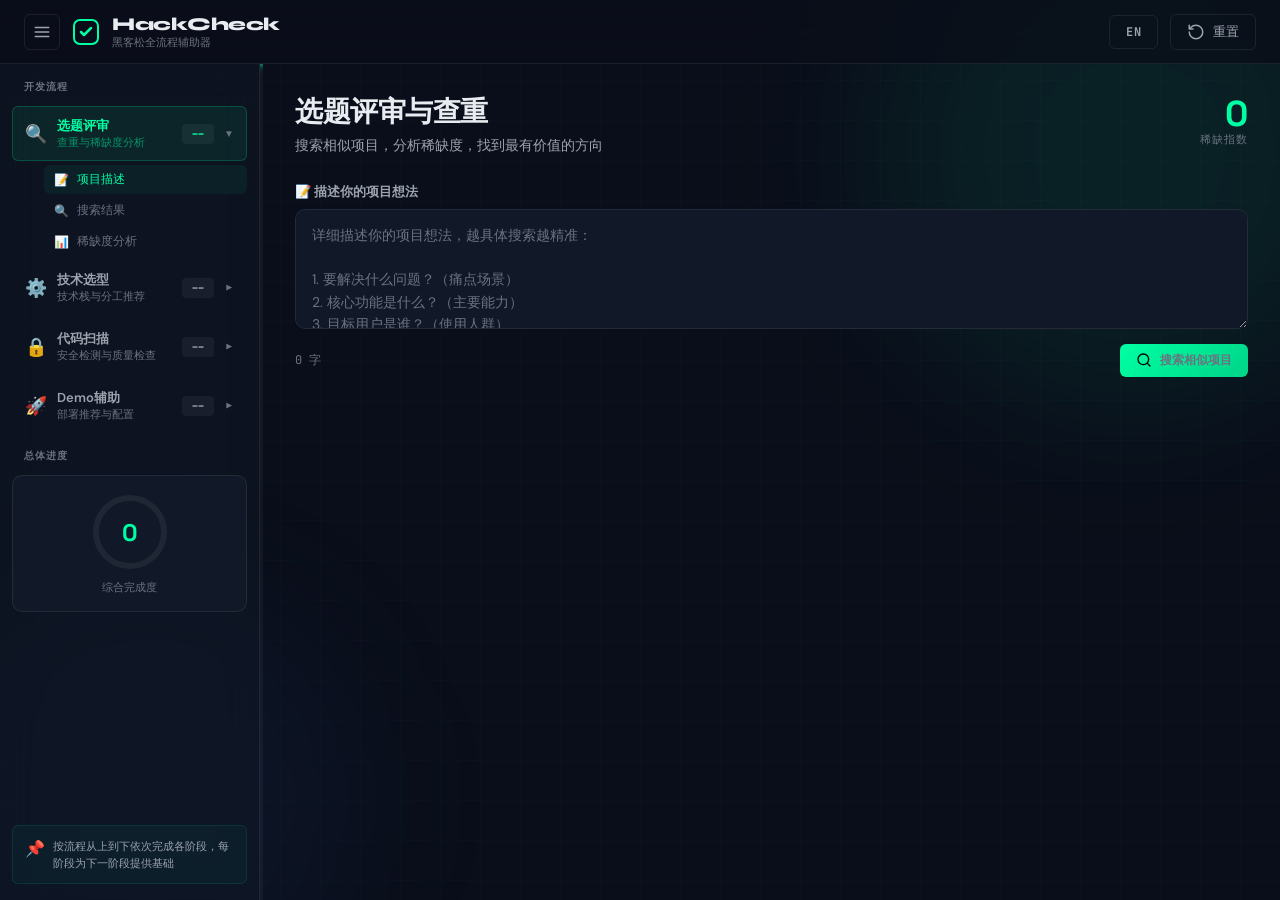
<file: index.html>
<!DOCTYPE html>
<html lang="zh-CN">
<head>
  <meta charset="UTF-8">
  <meta name="viewport" content="width=device-width, initial-scale=1.0">
  <title>HackCheck - 黑客松全流程辅助器</title>
  <link rel="preconnect" href="https://fonts.googleapis.com">
  <link rel="preconnect" href="https://fonts.gstatic.com" crossorigin>
  <link href="https://fonts.googleapis.com/css2?family=Syne:wght@400;600;700;800&family=DM+Sans:wght@400;500;700&family=JetBrains+Mono:wght@400;500;700&family=Space+Grotesk:wght@500;600;700&display=swap" rel="stylesheet">
  <link rel="stylesheet" href="css/styles.css?v=5">
</head>
<body>
  <div class="bg-grid"></div>
  <div class="bg-glow bg-glow-1"></div>
  <div class="bg-glow bg-glow-2"></div>

  <!-- 顶部导航栏 -->
  <header class="header">
    <div class="header-left">
      <button class="btn btn-ghost sidebar-toggle" id="sidebarToggle" data-i18n-title="app.toggleSidebar">
        <svg width="18" height="18" viewBox="0 0 24 24" fill="none" stroke="currentColor" stroke-width="2">
          <path d="M3 12h18M3 6h18M3 18h18" stroke-linecap="round"/>
        </svg>
      </button>
      <div class="logo">
        <div class="logo-icon">
          <svg width="28" height="28" viewBox="0 0 28 28" fill="none">
            <rect x="2" y="2" width="24" height="24" rx="6" stroke="currentColor" stroke-width="2"/>
            <path d="M9 14l3 3 7-7" stroke="currentColor" stroke-width="2.5" stroke-linecap="round" stroke-linejoin="round"/>
          </svg>
        </div>
        <div class="logo-text">
          <span class="logo-title">HackCheck</span>
          <span class="logo-subtitle" data-i18n="app.title">黑客松全流程辅助器</span>
        </div>
      </div>
    </div>
    <div class="header-right">
      <button class="btn btn-ghost" id="langSwitchBtn" onclick="toggleLang()" data-i18n-title="lang.switchTitle">EN</button>
      <button class="btn btn-ghost" id="resetBtn" data-i18n-title="app.reset">
        <svg width="18" height="18" viewBox="0 0 24 24" fill="none" stroke="currentColor" stroke-width="2">
          <path d="M3 12a9 9 0 1 0 9-9 9.75 9.75 0 0 0-6.74 2.74L3 8M3 3v5h5" stroke-linecap="round" stroke-linejoin="round"/>
        </svg>
        <span data-i18n="app.reset">重置</span>
      </button>
    </div>
  </header>

  <!-- 主体布局 -->
  <div class="layout">
    <!-- 侧边导航 + 竖向进度条 -->
    <div class="sidebar-wrap">
      <nav class="sidebar" id="sidebar">
      <div class="sidebar-section">
        <div class="sidebar-label" data-i18n="nav.workflow">开发流程</div>

        <div class="nav-group expanded" data-module="topic">
          <button class="nav-item active" data-module="topic">
            <span class="nav-icon">🔍</span>
            <div class="nav-content">
              <span class="nav-title" data-i18n="nav.topic.title">选题评审</span>
              <span class="nav-desc" data-i18n="nav.topic.desc">查重与稀缺度分析</span>
            </div>
            <span class="nav-score" id="navScoreTopic">--</span>
            <span class="nav-arrow">▼</span>
          </button>
          <div class="nav-children" id="navChildren-topic"></div>
        </div>

        <div class="nav-group" data-module="tech">
          <button class="nav-item" data-module="tech">
            <span class="nav-icon">⚙️</span>
            <div class="nav-content">
              <span class="nav-title" data-i18n="nav.tech.title">技术选型</span>
              <span class="nav-desc" data-i18n="nav.tech.desc">技术栈与分工推荐</span>
            </div>
            <span class="nav-score" id="navScoreTech">--</span>
            <span class="nav-arrow">▼</span>
          </button>
          <div class="nav-children" id="navChildren-tech"></div>
        </div>

        <div class="nav-group" data-module="dev">
          <button class="nav-item" data-module="dev">
            <span class="nav-icon">🔒</span>
            <div class="nav-content">
              <span class="nav-title" data-i18n="nav.code.title">代码扫描</span>
              <span class="nav-desc" data-i18n="nav.code.desc">安全检测与质量检查</span>
            </div>
            <span class="nav-score" id="navScoreDev">--</span>
            <span class="nav-arrow">▼</span>
          </button>
          <div class="nav-children" id="navChildren-dev"></div>
        </div>

        <div class="nav-group" data-module="demo">
          <button class="nav-item" data-module="demo">
            <span class="nav-icon">🚀</span>
            <div class="nav-content">
              <span class="nav-title" data-i18n="nav.demo.title">Demo辅助</span>
              <span class="nav-desc" data-i18n="nav.demo.desc">部署推荐与配置</span>
            </div>
            <span class="nav-score" id="navScoreDemo">--</span>
            <span class="nav-arrow">▼</span>
          </button>
          <div class="nav-children" id="navChildren-demo"></div>
        </div>

        <div class="nav-group" data-module="pitch">
          <button class="nav-item" data-module="pitch">
            <span class="nav-icon">🎤</span>
            <div class="nav-content">
              <span class="nav-title" data-i18n="nav.pitch.title">Pitch & 评审</span>
              <span class="nav-desc" data-i18n="nav.pitch.desc">演讲生成与模拟评审</span>
            </div>
            <span class="nav-score" id="navScorePitch">--</span>
            <span class="nav-arrow">▼</span>
          </button>
          <div class="nav-children" id="navChildren-pitch"></div>
        </div>
      </div>

      <div class="sidebar-section">
        <div class="sidebar-label" data-i18n="nav.progress">总体进度</div>
        <div class="overall-score-card">
          <div class="overall-score-ring" id="overallRing">
            <svg width="80" height="80" viewBox="0 0 80 80">
              <circle cx="40" cy="40" r="34" fill="none" stroke="rgba(255,255,255,0.06)" stroke-width="6"/>
              <circle cx="40" cy="40" r="34" fill="none" stroke="url(#gradOverall)" stroke-width="6"
                stroke-linecap="round" stroke-dasharray="213.6" stroke-dashoffset="213.6"
                transform="rotate(-90 40 40)" id="overallProgress"/>
              <defs>
                <linearGradient id="gradOverall" x1="0%" y1="0%" x2="100%" y2="100%">
                  <stop offset="0%" stop-color="#00ffa3"/>
                  <stop offset="100%" stop-color="#4d8dff"/>
                </linearGradient>
              </defs>
            </svg>
            <div class="overall-score-value" id="overallScore">0</div>
          </div>
          <div class="overall-score-label" data-i18n="nav.completeness">综合完成度</div>
        </div>
      </div>

      <div class="sidebar-footer">
        <div class="sidebar-tip">
          <span class="tip-icon">📌</span>
          <span data-i18n="nav.tip">按流程从上到下依次完成各阶段，每阶段为下一阶段提供基础</span>
        </div>
      </div>
    </nav>
      <!-- 竖向进度条：与侧边栏等高 -->
      <div class="side-progress" id="sideProgress">
        <div class="side-progress-track">
          <div class="side-progress-fill" id="sideProgressFill"></div>
        </div>
      </div>
    </div>

    <!-- 主内容区 -->
    <main class="main-content">

      <!-- ====================== 阶段1: 选题评审 ====================== -->
      <section class="module-section active" id="module-topic">
        <div class="module-header">
          <div>
            <h1 class="module-title" data-i18n="topic.moduleTitle">选题评审与查重</h1>
            <p class="module-subtitle" data-i18n="topic.moduleSubtitle">搜索相似项目，分析稀缺度，找到最有价值的方向</p>
          </div>
          <div class="module-score-display" id="topicScoreDisplay">
            <div class="score-number" id="topicScore">0</div>
            <div class="score-label" data-i18n="topic.scarcityIndex">稀缺指数</div>
          </div>
        </div>

        <div class="topic-input" data-submodule="description">
          <label class="input-label" data-i18n="topic.inputLabel">📝 描述你的项目想法</label>
          <textarea id="projectDescription" class="project-textarea"
            data-i18n-placeholder="topic.placeholder"></textarea>
          <div class="input-meta">
            <span id="charCount">0 <span data-i18n="topic.charCount">字</span></span>
            <button class="btn btn-primary" id="searchBtn">
              <svg width="16" height="16" viewBox="0 0 24 24" fill="none" stroke="currentColor" stroke-width="2">
                <circle cx="11" cy="11" r="8"/><path d="m21 21-4.3-4.3" stroke-linecap="round"/>
              </svg>
              <span data-i18n="topic.searchBtn">搜索相似项目</span>
            </button>
          </div>
        </div>

        <div data-submodule="search">
        <!-- 搜索状态 -->
        <div class="search-status" id="searchStatus" style="display:none;">
          <div class="search-loading">
            <div class="loading-spinner"></div>
            <span id="searchLoadingText" data-i18n="topic.loading">正在多渠道搜索相似项目...</span>
          </div>
        </div>

        <!-- 多渠道搜索结果 -->
        <div class="multi-channel-results" id="multiChannelResults" style="display:none;">
          <h3 class="section-title" data-i18n="search.title">🔍 多渠道相似项目搜索结果</h3>

          <!-- 搜索统计总览 -->
          <div class="search-channel-stats" id="searchChannelStats"></div>

          <!-- 渠道Tab切换 -->
          <div class="channel-tabs" id="channelTabs"></div>

          <!-- 当前渠道结果列表 -->
          <div class="channel-content" id="channelContent"></div>
        </div>
        </div>

        <div data-submodule="analysis">
        <!-- 分析结果 -->
        <div class="topic-results" id="topicResults" style="display:none;">
          <div class="topic-score-section">
            <div class="topic-verdict-main">
              <div class="topic-verdict" id="topicVerdict"></div>
              <div class="topic-composite-small">
                <span data-i18n="topic.compositeRef">综合参考分</span>
                <span id="topicCompositeSmall">--</span>
                <span class="ai-badge" id="aiBadge" style="display:none;">🤖 <span data-i18n="topic.aiEnhanced">AI 增强</span></span>
                <button class="ai-config-btn" id="aiConfigBtn">⚙</button>
              </div>
            </div>
            <div class="topic-radar" id="topicRadar"></div>
          </div>

          <div class="multi-scores-section">
            <h4 class="detail-title" data-i18n="analysis.multiScoreRef">📊 多维度评分（参考）</h4>
            <div class="multi-scores" id="topicMultiScores"></div>
          </div>

          <div id="socialDemandResult"></div>

          <div class="topic-detail">
            <div class="detail-card">
              <h4 class="detail-title" data-i18n="analysis.plagiarism">🔍 查重结果 - 相似项目检测</h4>
              <div id="similarPatterns"></div>
            </div>
            <div class="detail-card">
              <h4 class="detail-title" data-i18n="analysis.boosters">✨ 加分因素检测</h4>
              <div id="boostersFound"></div>
            </div>
          </div>

          <div class="compare-section" id="compareSection" style="display:none;">
            <h4 class="detail-title" data-i18n="compare.title">⚖️ 功能级对比矩阵</h4>
            <div id="compareList"></div>
          </div>

          <div class="score-advice-section" id="scoreAdviceSection" style="display:none;">
            <h4 class="detail-title" data-i18n="analysis.scoreAdvice">🧭 评分建议</h4>
            <div id="scoreAdviceList"></div>
          </div>

          <div class="diff-section">
            <h4 class="detail-title" data-i18n="analysis.differentiation">🎯 差异化策略推荐</h4>
            <div id="differentiationStrategies"></div>
          </div>

          <div class="blue-ocean-section" id="blueOceanSection" style="display:none;">
            <h4 class="detail-title" data-i18n="analysis.blueOceanRec">🌊 蓝海方向推荐</h4>
            <div id="blueOceanList"></div>
          </div>
        </div>
        </div>
      </section>

      <!-- ====================== 阶段2: 技术选型 ====================== -->
      <section class="module-section" id="module-tech">
        <div class="module-header">
          <div>
            <h1 class="module-title" data-i18n="tech.moduleTitle">技术选型与分工推荐</h1>
            <p class="module-subtitle" data-i18n="tech.moduleSubtitle">根据团队规模和时间，推荐技术栈与任务分工</p>
          </div>
          <div class="module-score-display" id="techScoreDisplay">
            <div class="score-number" id="techScore">0</div>
            <div class="score-label" data-i18n="tech.fitScore">适配分数</div>
          </div>
        </div>

        <div class="tech-config" data-submodule="config">
          <div class="config-item">
            <label class="config-label" data-i18n="tech.duration">⏱️ 参赛时长</label>
            <select id="hackathonDuration" class="config-select">
              <option value="24" data-i18n="tech.24h">24 小时</option>
              <option value="48" selected data-i18n="tech.48h">48 小时</option>
              <option value="72" data-i18n="tech.72h">72 小时（3天）</option>
              <option value="168" data-i18n="tech.7d">7 天</option>
            </select>
          </div>
          <div class="config-item">
            <label class="config-label" data-i18n="tech.teamSize">👥 团队规模</label>
            <select id="teamSize" class="config-select">
              <option value="1" data-i18n="tech.1person">1 人（个人参赛）</option>
              <option value="2" data-i18n="tech.2people">2 人</option>
              <option value="3" selected data-i18n="tech.3people">3 人</option>
              <option value="4" data-i18n="tech.4people">4 人</option>
              <option value="5" data-i18n="tech.5plus">5 人及以上</option>
            </select>
          </div>
          <div class="config-item">
            <label class="config-label" data-i18n="tech.experience">📊 团队经验水平</label>
            <select id="teamExperience" class="config-select">
              <option value="1" selected data-i18n="tech.beginner">0基础 / 初学者</option>
              <option value="2" data-i18n="tech.intermediate">有一定开发经验</option>
              <option value="3" data-i18n="tech.expert">经验丰富</option>
            </select>
          </div>
        </div>

        <!-- AI 选型顾问（承接阶段1选题结论） -->
        <div class="tech-ai-section" data-submodule="aiadvice">
          <h3 class="section-title" data-i18n="tech.ai.title">🤖 AI 选型顾问</h3>
          <div class="tech-ai-context" id="techAiContext"></div>
          <button class="btn btn-primary" id="techAiBtn" data-i18n="tech.ai.run">根据选题结论推荐技术栈</button>
          <div class="tech-ai-status" id="techAiStatus" style="display:none;"></div>
          <div class="tech-ai-result" id="techAiResult" style="display:none;"></div>
        </div>

        <!-- 预设方案 -->
        <div class="preset-plans-section" data-submodule="presets">
          <h3 class="section-title" data-i18n="tech.presets">💡 快速选型方案（点击一键应用）</h3>
          <div class="preset-plans" id="presetPlans"></div>
        </div>

        <div class="tech-selector" data-submodule="manual">
          <h3 class="section-title" data-i18n="tech.manualSelect">或手动选择技术</h3>
          <div class="tech-categories" id="techCategories"></div>
        </div>

        <div class="tech-results" id="techResults" data-submodule="results" style="display:none;">
          <div class="tech-results-grid">
            <div class="result-card">
              <div class="result-card-header"><span class="result-icon">📊</span><span class="result-title" data-i18n="tech.complexity">复杂度评估</span></div>
              <div class="result-body" id="complexityResult"></div>
            </div>
            <div class="result-card">
              <div class="result-card-header"><span class="result-icon">⏱️</span><span class="result-title" data-i18n="tech.timeFeasibility">时间可行性</span></div>
              <div class="result-body" id="timeResult"></div>
            </div>
            <div class="result-card">
              <div class="result-card-header"><span class="result-icon">🎯</span><span class="result-title" data-i18n="tech.hackFit">黑客松适配度</span></div>
              <div class="result-body" id="fitResult"></div>
            </div>
          </div>

          <div class="risk-report" id="riskReport">
            <h3 class="section-title" data-i18n="tech.riskReport">⚠️ 风险报告</h3>
            <div class="risk-list" id="riskList"></div>
          </div>

          <div class="tech-recommendation" id="techRecommendation"></div>

          <!-- 成本分析 -->
          <div class="cost-analysis" id="costAnalysis" style="display:none;"></div>
        </div>

        <!-- 分工推荐 -->
        <div class="division-section" id="divisionSection" data-submodule="division" style="display:none;">
          <h3 class="section-title" data-i18n="tech.teamDivision">👥 团队分工推荐</h3>
          <div class="division-strategy" id="divisionStrategy"></div>
          <div class="division-roles" id="divisionRoles"></div>
          <div class="division-tips" id="divisionTips"></div>
        </div>

        <!-- 时间线 -->
        <div class="timeline-section" id="timelineSection" data-submodule="timeline" style="display:none;">
          <h3 class="section-title" data-i18n="tech.timeline">📅 开发时间线</h3>
          <div class="timeline-track" id="timelineTrack"></div>
        </div>
      </section>

      <!-- ====================== 阶段3: 代码扫描 ====================== -->
      <section class="module-section" id="module-dev">
        <div class="module-header">
          <div>
            <h1 class="module-title" data-i18n="code.moduleTitle">代码仓库扫描</h1>
            <p class="module-subtitle" data-i18n="code.moduleSubtitle">扫描本地代码，检测硬编码密钥、.gitignore配置和代码质量问题</p>
          </div>
          <div class="module-score-display" id="devScoreDisplay">
            <div class="score-number" id="devScore">0</div>
            <div class="score-label" data-i18n="code.securityScore">安全评分</div>
          </div>
        </div>

        <div data-submodule="upload">
        <div class="scan-intro">
          <div class="scan-intro-text">
            <p data-i18n="code.intro">上传你的项目文件或整个代码仓库，系统将自动扫描：</p>
            <p data-i18n-html="code.introDetail">· 🔑 硬编码的API密钥、密码和Token<br>· 📋 .gitignore 配置是否完善<br>· ✨ 代码质量问题（console.log、debugger等）<br>· 📄 敏感文件检测（.env、密钥文件等）</p>
          </div>
        </div>

        <!-- 文件上传区 -->
        <div class="upload-zone" id="uploadZone">
          <div class="upload-icon">
            <svg width="48" height="48" viewBox="0 0 24 24" fill="none" stroke="currentColor" stroke-width="1.5">
              <path d="M22 19a2 2 0 0 1-2 2H4a2 2 0 0 1-2-2V5a2 2 0 0 1 2-2h5l2 3h9a2 2 0 0 1 2 2z" stroke-linecap="round" stroke-linejoin="round"/>
            </svg>
          </div>
          <div class="upload-text" data-i18n="code.dropZone">拖拽文件夹到此处，或点击选择项目文件夹</div>
          <div class="upload-hint" data-i18n="code.dropHint">选择整个项目文件夹，自动递归扫描所有 .js .ts .py .env .gitignore .json 等文件</div>
          <input type="file" id="fileInput" webkitdirectory directory multiple style="display:none;">
        </div>

        <!-- 已扫描文件列表 -->
        <div class="scanned-files" id="scannedFiles" style="display:none;">
          <div class="scanned-files-header">
            <h3 class="section-title"><span data-i18n="code.scannedFiles">📂 已扫描文件</span> (<span id="fileCount">0</span>)</h3>
            <button class="btn btn-ghost btn-sm" id="clearFilesBtn" data-i18n="code.clear">清空</button>
          </div>
          <div class="file-list" id="fileList"></div>
        </div>
        </div>

        <!-- 扫描结果 -->
        <div data-submodule="results">
        <div class="scan-results" id="scanResults" style="display:none;">
          <!-- 扫描摘要 -->
          <div class="scan-summary" id="scanSummary"></div>

          <!-- 密钥检测结果 -->
          <div class="scan-section" id="secretSection">
            <h3 class="section-title" data-i18n="code.secrets">🔑 硬编码密钥检测</h3>
            <div class="scan-findings" id="secretFindings"></div>
          </div>

          <!-- .gitignore 分析 -->
          <div class="scan-section" id="gitignoreSection">
            <h3 class="section-title" data-i18n="code.gitignore">📋 .gitignore 配置分析</h3>
            <div class="scan-findings" id="gitignoreFindings"></div>
          </div>

          <!-- 代码质量检查 -->
          <div class="scan-section" id="qualitySection">
            <h3 class="section-title" data-i18n="code.quality">✨ 代码质量检查</h3>
            <div class="scan-findings" id="qualityFindings"></div>
          </div>

          <!-- 敏感文件检测 -->
          <div class="scan-section" id="sensitiveFileSection">
            <h3 class="section-title" data-i18n="code.sensitive">📄 敏感文件检测</h3>
            <div class="scan-findings" id="sensitiveFileFindings"></div>
          </div>

          <!-- 修复建议 -->
          <div class="scan-fixes" id="scanFixes"></div>
        </div>
        </div>
      </section>

      <!-- ====================== 阶段4: Demo辅助 ====================== -->
      <section class="module-section" id="module-demo">
        <div class="module-header">
          <div>
            <h1 class="module-title" data-i18n="demo.moduleTitle">Demo部署辅助</h1>
            <p class="module-subtitle" data-i18n="demo.moduleSubtitle">Git版本控制、自动检测项目类型、推荐最佳部署方案</p>
          </div>
        </div>

        <!-- Git版本控制教程 -->
        <div class="git-tutorial-section" data-submodule="git">
          <h3 class="section-title" data-i18n="demo.gitTitle">📦 Git版本控制 & GitHub上传</h3>
          <p class="section-desc" data-i18n="demo.gitDesc">黑客松必备：用Git管理代码版本，上传到GitHub方便评委查看和部署</p>
          <div class="git-steps" id="gitSteps"></div>
        </div>

        <!-- 项目类型检测 -->
        <div class="project-detect-section" data-submodule="detect">
          <h3 class="section-title" data-i18n="demo.detectTitle">🔎 项目类型检测</h3>
          <div class="detect-input">
            <label class="input-label" data-i18n="demo.uploadPackage">上传 package.json 或选择项目类型</label>
            <div class="detect-actions">
              <div class="upload-zone-small" id="packageUploadZone">
                <span data-i18n="demo.uploadZone">📄 上传 package.json / requirements.txt</span>
                <input type="file" id="packageFileInput" accept=".json,.txt" style="display:none;">
              </div>
              <span class="detect-or" data-i18n="demo.or">或</span>
              <select id="manualProjectType" class="config-select">
                <option value="" data-i18n="demo.selectType">手动选择项目类型...</option>
              </select>
            </div>
          </div>
          <div class="detected-type" id="detectedType" style="display:none;"></div>
        </div>

        <div data-submodule="deploy">
        <!-- 部署推荐 -->
        <div class="deploy-recommendations" id="deployRecommendations" style="display:none;">
          <h3 class="section-title" data-i18n="demo.deployTitle">🚀 推荐部署平台</h3>
          <div class="platform-grid" id="platformGrid"></div>
        </div>

        <!-- 部署步骤 -->
        <div class="deploy-steps-section" id="deployStepsSection" style="display:none;">
          <h3 class="section-title" data-i18n="demo.stepsTitle">📝 部署步骤</h3>
          <div class="deploy-steps" id="deploySteps"></div>
        </div>

        <!-- 配置文件生成 -->
        <div class="config-gen-section" id="configGenSection" style="display:none;">
          <h3 class="section-title" data-i18n="demo.configTitle">⚙️ 部署配置文件</h3>
          <div class="config-gen" id="configGen"></div>
        </div>
        </div>
      </section>

      <!-- ====================== 阶段5: Pitch & 评审 ====================== -->
      <section class="module-section" id="module-pitch">
        <div class="module-header">
          <div>
            <h1 class="module-title" data-i18n="pitch.moduleTitle">Pitch生成与模拟评审</h1>
            <p class="module-subtitle" data-i18n="pitch.moduleSubtitle">生成演讲稿结构，多Agent模拟评审反馈</p>
          </div>
          <div class="module-score-display" id="pitchScoreDisplay">
            <div class="score-number" id="pitchScore">0</div>
            <div class="score-label" data-i18n="pitch.overallScore">综合评分</div>
          </div>
        </div>

        <!-- 项目信息输入 -->
        <div class="pitch-input-section" data-submodule="info">
          <h3 class="section-title" data-i18n="pitch.infoTitle">📝 项目信息</h3>
          <div class="pitch-form">
            <div class="form-row">
              <div class="form-group">
                <label class="input-label" data-i18n="pitch.projectName">项目名称</label>
                <input type="text" id="pitchProjectName" class="form-input" placeholder="例：银发就医助手">
              </div>
              <div class="form-group">
                <label class="input-label" data-i18n="pitch.oneLiner">一句话描述</label>
                <input type="text" id="pitchOneLiner" class="form-input" placeholder="例：AI语音驱动的老年人就医导航应用">
              </div>
            </div>
            <div class="form-group">
              <label class="input-label" data-i18n="pitch.description">项目描述（问题+解决方案+技术）</label>
              <textarea id="pitchDescription" class="project-textarea" style="min-height:100px;"
                placeholder="描述项目要解决的问题、你的解决方案、使用的技术..."></textarea>
            </div>
            <button class="btn btn-primary" id="generatePitchBtn">
              <svg width="16" height="16" viewBox="0 0 24 24" fill="none" stroke="currentColor" stroke-width="2">
                <path d="M12 2L2 7l10 5 10-5-10-5zM2 17l10 5 10-5M2 12l10 5 10-5" stroke-linecap="round" stroke-linejoin="round"/>
              </svg>
              <span data-i18n="pitch.generateBtn">生成 Pitch 演讲稿</span>
            </button>
          </div>
        </div>

        <!-- Pitch 结果 -->
        <div class="pitch-result" id="pitchResult" data-submodule="pitch" style="display:none;">
          <h3 class="section-title" data-i18n="pitch.resultTitle">🎤 Pitch 演讲稿结构</h3>
          <div class="pitch-structure" id="pitchStructure"></div>
          <div class="pitch-export">
            <button class="btn btn-primary" id="exportPitchBtn" data-i18n="pitch.exportBtn">📋 复制 Pitch 到剪贴板</button>
          </div>
        </div>

        <!-- 模拟评审 -->
        <div class="review-section" data-submodule="review">
          <h3 class="section-title" data-i18n="pitch.reviewTitle">🎯 模拟Agent评审</h3>
          <div class="review-intro">
            <p data-i18n="pitch.reviewIntro">5个AI评审员将根据你输入的项目信息，自动从5个维度评估你的项目并给出具体反馈。</p>
            <button class="btn btn-primary btn-lg" id="autoReviewBtn" data-i18n="pitch.reviewBtn">🤖 开始AI模拟评审</button>
          </div>
          <div class="review-agents" id="reviewAgents"></div>
          <div class="review-results" id="reviewResults" style="display:none;">
            <h3 class="section-title" data-i18n="pitch.summaryTitle">📊 评审结果总览</h3>
            <div class="review-radar" id="reviewRadar"></div>
            <h3 class="section-title" data-i18n="pitch.dimensionsTitle">🏆 各维度评分</h3>
            <div class="review-scores" id="reviewScores"></div>
            <h3 class="section-title" data-i18n="pitch.improvementTitle">📋 优先级改进清单</h3>
            <div class="improvement-list" id="improvementList"></div>
            <div class="meta-judge" id="metaJudge"></div>
          </div>
        </div>
      </section>

    </main>
  </div>

  <div class="toast-container" id="toastContainer"></div>

  <script src="js/data.js?v=5"></script>
  <script src="js/i18n.js?v=6"></script>
  <script src="js/ai.js?v=3"></script>
  <script src="js/features.js?v=1"></script>
  <script src="js/core.js?v=3"></script>
  <script src="js/topic.js?v=4"></script>
  <script src="js/tech.js?v=2"></script>
  <script src="js/dev.js?v=1"></script>
  <script src="js/demo.js?v=1"></script>
  <script src="js/pitch.js?v=1"></script>
</body>
</html>
</file>
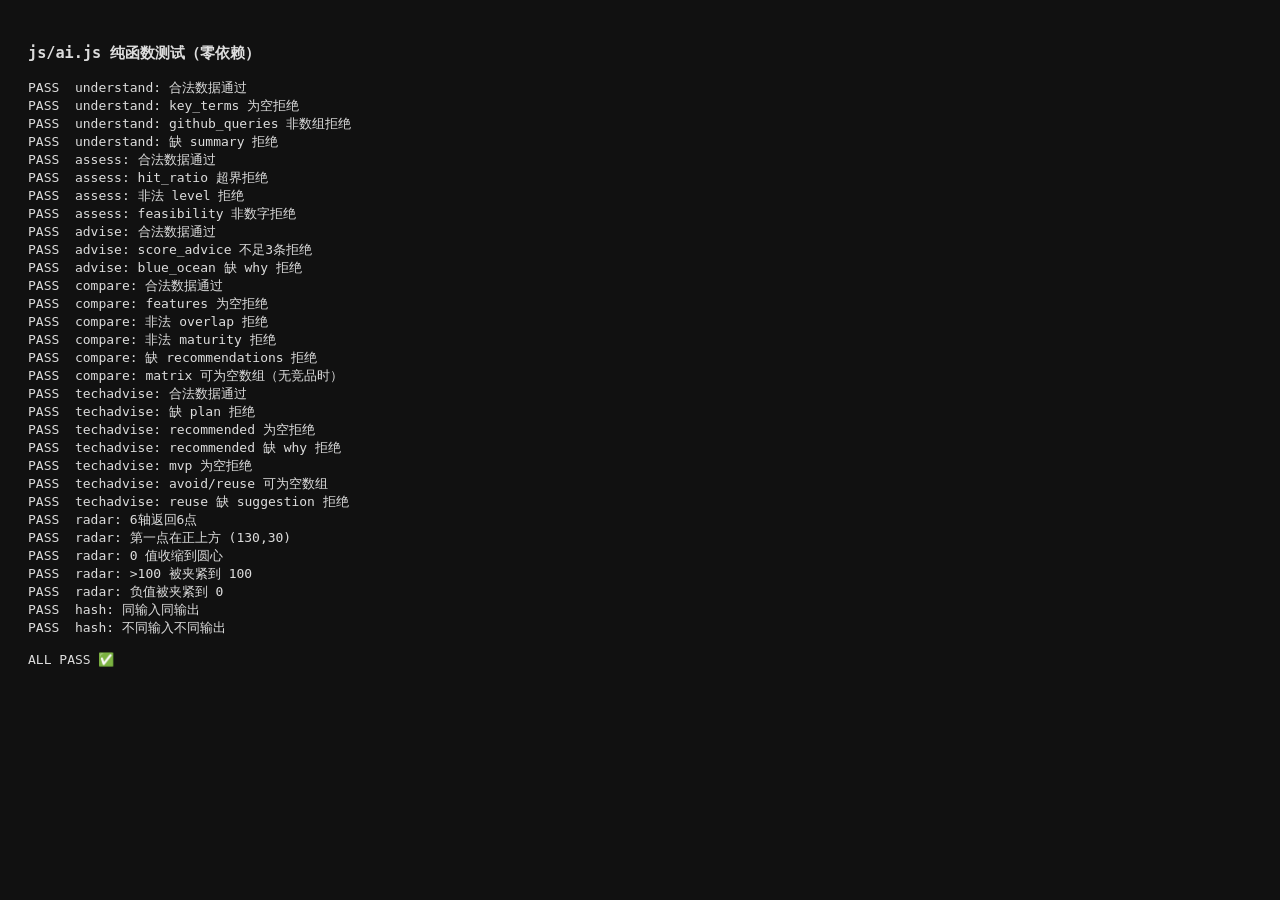
<file: tests/ai.test.html>
<!DOCTYPE html>
<html>
<head><meta charset="utf-8"><title>HackAI unit tests</title>
<style>body{font-family:monospace;background:#111;color:#ddd;padding:20px}</style></head>
<body>
<h3>js/ai.js 纯函数测试（零依赖）</h3>
<pre id="out">loading...</pre>
<script src="../js/ai.js?v=3"></script>
<script>
const out = []; let failed = 0;
function assert(name, cond) { out.push((cond ? 'PASS' : 'FAIL') + '  ' + name); if (!cond) failed++; }
try {
  const T = window.HackAI._internal.TASKS;

  // ---- understand schema ----
  const goodU = { summary:'s', target_user:'u', core_scenario:'c',
    search_query_en:'a b', search_query_zh:'甲乙',
    github_queries:['"a b"'], key_terms:['a','甲'] };
  assert('understand: 合法数据通过', T.understand.valid(goodU));
  assert('understand: key_terms 为空拒绝', !T.understand.valid({ ...goodU, key_terms: [] }));
  assert('understand: github_queries 非数组拒绝', !T.understand.valid({ ...goodU, github_queries: 'x' }));
  assert('understand: 缺 summary 拒绝', !T.understand.valid({ ...goodU, summary: '' }));

  // ---- assess schema ----
  const goodA = { results:[{index:0,relevant:true,reason:'r'}], hit_ratio:0.4,
    matched_patterns:[{id:'todo_app',match_ratio:0.8,reason:'r'}],
    matched_boosters:['elderly'],
    social_demand:{level:'strong',reason:'r'},
    feasibility:70, demand_strength:60, differentiation_space:50 };
  assert('assess: 合法数据通过', T.assess.valid(goodA));
  assert('assess: hit_ratio 超界拒绝', !T.assess.valid({ ...goodA, hit_ratio: 1.5 }));
  assert('assess: 非法 level 拒绝', !T.assess.valid({ ...goodA, social_demand:{level:'huge',reason:''} }));
  assert('assess: feasibility 非数字拒绝', !T.assess.valid({ ...goodA, feasibility:'high' }));

  // ---- advise schema ----
  const goodC = { score_advice:[
      {dimension:'originality',why:'w',how:'h'},
      {dimension:'scarcity',why:'w',how:'h'},
      {dimension:'meaning',why:'w',how:'h'}],
    differentiation:['d1'], blue_ocean:[{direction:'银发经济科技',why:'w'}] };
  assert('advise: 合法数据通过', T.advise.valid(goodC));
  assert('advise: score_advice 不足3条拒绝', !T.advise.valid({ ...goodC, score_advice: goodC.score_advice.slice(0,2) }));
  assert('advise: blue_ocean 缺 why 拒绝', !T.advise.valid({ ...goodC, blue_ocean:[{direction:'x'}] }));

  // ---- compare schema ----
  const goodM = { features:['提醒','识别'],
    matrix:[
      {feature:'提醒', overlap:'high', maturity:'mature', leaders:['MediSafe'], note:'n'},
      {feature:'识别', overlap:'none', maturity:'absent', leaders:[], note:''}],
    mature:['提醒已有成熟实现'], gaps:['方言语音'], competitor_unique:['家属通知'],
    recommendations:['主打差异点1'] };
  assert('compare: 合法数据通过', T.compare.valid(goodM));
  assert('compare: features 为空拒绝', !T.compare.valid({ ...goodM, features: [] }));
  assert('compare: 非法 overlap 拒绝', !T.compare.valid({ ...goodM,
    matrix:[{feature:'x', overlap:'huge', maturity:'mature'}] }));
  assert('compare: 非法 maturity 拒绝', !T.compare.valid({ ...goodM,
    matrix:[{feature:'x', overlap:'high', maturity:'done'}] }));
  assert('compare: 缺 recommendations 拒绝', !T.compare.valid({ ...goodM, recommendations: undefined }));
  assert('compare: matrix 可为空数组（无竞品时）', T.compare.valid({ ...goodM, matrix: [] }));

  // ---- techadvise schema ----
  const goodT = { plan:'budget', plan_reason:'r',
    recommended:[{tech:'Vue.js', role:'前端', why:'w'}, {tech:'SQLite', role:'存储', why:'w'}],
    avoid:[{tech:'Spring Boot (Java)', why:'太重'}],
    reuse:[{capability:'用药提醒', suggestion:'用现成开源库'}],
    risks:['0基础团队配置时间可能超预算'],
    mvp:['先做提醒闭环','再接方言语音'] };
  assert('techadvise: 合法数据通过', T.techadvise.valid(goodT));
  assert('techadvise: 缺 plan 拒绝', !T.techadvise.valid({ ...goodT, plan: undefined }));
  assert('techadvise: recommended 为空拒绝', !T.techadvise.valid({ ...goodT, recommended: [] }));
  assert('techadvise: recommended 缺 why 拒绝', !T.techadvise.valid({ ...goodT,
    recommended:[{tech:'Vue.js', role:'前端'}] }));
  assert('techadvise: mvp 为空拒绝', !T.techadvise.valid({ ...goodT, mvp: [] }));
  assert('techadvise: avoid/reuse 可为空数组', T.techadvise.valid({ ...goodT, avoid: [], reuse: [] }));
  assert('techadvise: reuse 缺 suggestion 拒绝', !T.techadvise.valid({ ...goodT,
    reuse:[{capability:'x'}] }));

  // ---- radar geometry ----
  const pts = window.HackAI.computeRadarPoints([100,100,100,100,100,100], 260, 100);
  assert('radar: 6轴返回6点', pts.length === 6);
  assert('radar: 第一点在正上方 (130,30)', Math.abs(pts[0].x-130)<1e-6 && Math.abs(pts[0].y-30)<1e-6);
  const zero = window.HackAI.computeRadarPoints([0,0,0], 260, 100);
  assert('radar: 0 值收缩到圆心', zero.every(p => Math.abs(p.x-130)<1e-6 && Math.abs(p.y-130)<1e-6));
  assert('radar: >100 被夹紧到 100', Math.abs(window.HackAI.computeRadarPoints([200],260,100)[0].y - 30) < 1e-6);
  assert('radar: 负值被夹紧到 0', Math.abs(window.HackAI.computeRadarPoints([-5],260,100)[0].y - 130) < 1e-6);

  // ---- hashStr ----
  const h = window.HackAI._internal.hashStr;
  assert('hash: 同输入同输出', h('abc') === h('abc'));
  assert('hash: 不同输入不同输出', h('abc') !== h('abd'));
} catch (e) {
  out.push('CRASH: ' + e.message); failed++;
}
document.getElementById('out').textContent =
  out.join('\n') + '\n\n' + (failed ? failed + ' FAILED ❌' : 'ALL PASS ✅');
</script>
</body>
</html>
</file>
<file: css/styles.css>
/* ============================================
   HackCheck - 黑客松全流程辅助器
   Dark Tech / Mission Control Theme
   ============================================ */

:root {
  --bg-base: #0a0e1a;
  --bg-surface: #111827;
  --bg-elevated: #1a2332;
  --bg-hover: #243044;
  --border: rgba(255,255,255,0.08);
  --border-hover: rgba(255,255,255,0.15);
  --text-primary: #e8ecf1;
  --text-secondary: #9ca3af;
  --text-muted: #6b7280;
  --accent-primary: #00ffa3;
  --accent-secondary: #4d8dff;
  --accent-tertiary: #a78bfa;
  --accent-success: #00ffa3;
  --accent-warning: #ffb800;
  --accent-danger: #ff4757;
  --accent-info: #4d8dff;
  --radius-sm: 6px;
  --radius-md: 10px;
  --radius-lg: 16px;
  --radius-xl: 24px;
  --shadow-sm: 0 2px 8px rgba(0,0,0,0.3);
  --shadow-md: 0 8px 24px rgba(0,0,0,0.4);
  --shadow-glow: 0 0 20px rgba(0,255,163,0.15);
  --transition: all 0.2s cubic-bezier(0.4, 0, 0.2, 1);
}

* { margin: 0; padding: 0; box-sizing: border-box; }

body {
  font-family: 'DM Sans', -apple-system, sans-serif;
  background: var(--bg-base);
  color: var(--text-primary);
  min-height: 100vh;
  overflow-x: hidden;
}

/* Background effects */
.bg-grid {
  position: fixed; inset: 0; z-index: 0; pointer-events: none;
  background-image:
    linear-gradient(rgba(0,255,163,0.02) 1px, transparent 1px),
    linear-gradient(90deg, rgba(0,255,163,0.02) 1px, transparent 1px);
  background-size: 40px 40px;
}
.bg-glow {
  position: fixed; border-radius: 50%; filter: blur(80px); z-index: 0; pointer-events: none;
}
.bg-glow-1 { width: 500px; height: 500px; top: -100px; right: -100px; background: rgba(0,255,163,0.08); }
.bg-glow-2 { width: 400px; height: 400px; bottom: -100px; left: -50px; background: rgba(77,141,255,0.06); }

/* ============================================
   Header
   ============================================ */
.header {
  position: fixed; top: 0; left: 0; right: 0; z-index: 100;
  height: 64px; display: flex; align-items: center; justify-content: space-between;
  padding: 0 24px;
  background: rgba(10,14,26,0.8);
  backdrop-filter: blur(20px);
  border-bottom: 1px solid var(--border);
}
.logo { display: flex; align-items: center; gap: 12px; flex-shrink: 0; }
.logo-icon { color: var(--accent-primary); display: flex; flex-shrink: 0; }
.logo-text { display: flex; flex-direction: column; line-height: 1.2; }
.logo-title { font-family: 'Syne', sans-serif; font-size: 18px; font-weight: 800; letter-spacing: -0.5px; }
.logo-subtitle { font-size: 11px; color: var(--text-muted); }
.header-right { display: flex; gap: 12px; align-items: center; }
.header-left { display: flex; align-items: center; gap: 12px; flex-shrink: 0; }

/* Language switch button */
#langSwitchBtn {
  font-family: 'JetBrains Mono', monospace;
  font-weight: 700;
  font-size: 12px;
  min-width: 36px;
  justify-content: center;
  letter-spacing: 0.5px;
}

/* ============================================
   Buttons
   ============================================ */
.btn {
  display: inline-flex; align-items: center; gap: 8px;
  padding: 8px 16px; border-radius: var(--radius-sm);
  font-family: inherit; font-size: 13px; font-weight: 500;
  cursor: pointer; border: none; transition: var(--transition);
  white-space: nowrap;
}
.btn-primary {
  background: linear-gradient(135deg, var(--accent-primary), #00d488);
  color: #000; font-weight: 600;
}
.btn-primary:hover { transform: translateY(-1px); box-shadow: 0 4px 12px rgba(0,255,163,0.3); }
.btn-ghost {
  background: transparent; color: var(--text-secondary);
  border: 1px solid var(--border);
}
.btn-ghost:hover { background: var(--bg-hover); color: var(--text-primary); border-color: var(--border-hover); }
.btn-sm { padding: 4px 10px; font-size: 12px; }

/* ============================================
   Layout
   ============================================ */
.layout {
  display: flex; padding-top: 64px; min-height: 100vh;
  position: relative; z-index: 1;
}

/* ============================================
   Sidebar
   ============================================ */
.sidebar-wrap {
  display: flex; flex-shrink: 0;
  position: sticky; top: 64px; height: calc(100vh - 64px);
}
.sidebar {
  width: 260px; flex-shrink: 0;
  background: rgba(17,24,39,0.5);
  backdrop-filter: blur(20px);
  border-right: 1px solid var(--border);
  padding: 16px 12px;
  display: flex; flex-direction: column; gap: 16px;
  overflow-y: auto;
}

/* 竖向进度条 */
.side-progress {
  width: 3px; flex-shrink: 0;
  background: rgba(255,255,255,0.04);
  position: relative; overflow: hidden;
}
.side-progress-track {
  position: absolute; inset: 0;
}
.side-progress-fill {
  position: absolute; top: 0; left: 0; right: 0;
  height: 0%;
  background: linear-gradient(180deg, var(--accent-primary), #00d488, rgba(0,255,163,0.6));
  transition: height 0.6s cubic-bezier(0.4, 0, 0.2, 1);
  box-shadow: 0 0 10px rgba(0,255,163,0.5), 0 0 4px rgba(0,255,163,0.8);
}
.side-progress-fill::after {
  content: ''; position: absolute; bottom: 0; left: -2px; right: -2px;
  height: 8px;
  background: var(--accent-primary);
  border-radius: 2px;
  box-shadow: 0 0 12px rgba(0,255,163,0.9), 0 0 6px rgba(0,255,163,1);
}
.sidebar-section { display: flex; flex-direction: column; gap: 4px; }
.sidebar-label {
  font-size: 10px; text-transform: uppercase; letter-spacing: 0.1em;
  color: var(--text-muted); padding: 0 12px 8px; font-weight: 600;
}
.nav-item {
  display: flex; align-items: center; gap: 10px;
  padding: 10px 12px; border-radius: var(--radius-sm);
  background: transparent; border: 1px solid transparent;
  cursor: pointer; transition: var(--transition); width: 100%;
  text-align: left; font-family: inherit; color: var(--text-secondary);
}
.nav-item:hover { background: var(--bg-hover); color: var(--text-primary); }
.nav-item.active {
  background: rgba(0,255,163,0.08); border-color: rgba(0,255,163,0.2);
  color: var(--accent-primary);
}
.nav-icon { font-size: 18px; flex-shrink: 0; }
.nav-content { flex: 1; min-width: 0; }
.nav-title { font-size: 13px; font-weight: 600; display: block; }
.nav-desc { font-size: 11px; color: var(--text-muted); display: block; }
.nav-item.active .nav-desc { color: rgba(0,255,163,0.5); }
.nav-score {
  font-family: 'JetBrains Mono', monospace; font-size: 12px; font-weight: 700;
  padding: 2px 8px; border-radius: 4px; background: rgba(255,255,255,0.05);
  min-width: 32px; text-align: center;
}

/* Overall score card */
.overall-score-card {
  display: flex; flex-direction: column; align-items: center; gap: 8px;
  padding: 16px; background: var(--bg-surface); border-radius: var(--radius-md);
  border: 1px solid var(--border);
}
.overall-score-ring { position: relative; width: 80px; height: 80px; }
.overall-score-value {
  position: absolute; top: 50%; left: 50%; transform: translate(-50%, -50%);
  font-family: 'Space Grotesk', 'JetBrains Mono', monospace; font-size: 24px; font-weight: 700;
  color: var(--accent-primary);
}
.overall-score-label { font-size: 11px; color: var(--text-muted); }

.sidebar-footer { margin-top: auto; }
.sidebar-tip {
  display: flex; gap: 8px; padding: 12px;
  background: rgba(0,255,163,0.04); border-radius: var(--radius-sm);
  border: 1px solid rgba(0,255,163,0.1);
}
.tip-icon { flex-shrink: 0; }
.sidebar-tip span:last-child { font-size: 11px; color: var(--text-secondary); line-height: 1.5; }

/* ============================================
   Sidebar Toggle & Sub-navigation
   ============================================ */
.sidebar-toggle {
  padding: 6px;
  flex-shrink: 0;
  width: 36px;
  height: 36px;
  display: flex;
  align-items: center;
  justify-content: center;
}
.sidebar-toggle:hover {
  background: var(--bg-hover);
}

.sidebar {
  transition: width 0.2s cubic-bezier(0.4, 0, 0.2, 1);
}
.sidebar.collapsed {
  width: 56px;
}
.sidebar.collapsed .nav-content,
.sidebar.collapsed .nav-score,
.sidebar.collapsed .nav-arrow,
.sidebar.collapsed .nav-children,
.sidebar.collapsed .sidebar-label,
.sidebar.collapsed .overall-score-card,
.sidebar.collapsed .sidebar-footer {
  display: none;
}
.sidebar.collapsed .nav-item {
  justify-content: center;
  padding: 10px;
}
.sidebar.collapsed .nav-group {
  position: relative;
}

/* 子项列表（展开模式） */
.nav-group {
  position: relative;
}
.nav-children {
  display: none;
  flex-direction: column;
  gap: 2px;
  padding-left: 32px;
  padding-top: 4px;
}
.nav-group.expanded .nav-children {
  display: flex;
}
.nav-sub-item {
  display: flex;
  align-items: center;
  gap: 8px;
  padding: 6px 10px;
  border-radius: var(--radius-sm);
  font-size: 12px;
  color: var(--text-muted);
  cursor: pointer;
  transition: var(--transition);
  border: none;
  background: transparent;
  font-family: inherit;
  text-align: left;
  width: 100%;
}
.nav-sub-item:hover {
  background: var(--bg-hover);
  color: var(--text-primary);
}
.nav-sub-item.active {
  color: var(--accent-primary);
  background: rgba(0,255,163,0.06);
}

/* 展开箭头 */
.nav-arrow {
  font-size: 10px;
  color: var(--text-muted);
  transition: transform 0.2s;
  flex-shrink: 0;
}
.nav-group.expanded .nav-arrow {
  transform: rotate(0deg);
}
.nav-group:not(.expanded) .nav-arrow {
  transform: rotate(-90deg);
}

/* Hover Flyout（窄栏模式） */
.nav-flyout {
  display: none;
  position: absolute;
  left: 56px;
  top: 0;
  min-width: 200px;
  background: var(--bg-elevated);
  border: 1px solid var(--border-hover);
  border-radius: var(--radius-md);
  box-shadow: var(--shadow-md);
  padding: 8px;
  z-index: 200;
}
.sidebar.collapsed .nav-group:hover .nav-flyout {
  display: block;
}
.nav-flyout-title {
  font-size: 13px;
  font-weight: 600;
  padding: 6px 10px;
  color: var(--text-primary);
  border-bottom: 1px solid var(--border);
  margin-bottom: 4px;
}
.nav-flyout .nav-sub-item {
  padding: 8px 10px;
  font-size: 13px;
}

/* ============================================
   Main Content
   ============================================ */
.main-content {
  flex: 1; padding: 32px; overflow-y: auto; max-height: calc(100vh - 64px);
}
.module-section { display: none; max-width: 960px; margin: 0 auto; animation: fadeIn 0.3s ease; }
.module-section.active { display: block; }
@keyframes fadeIn { from { opacity: 0; transform: translateY(8px); } to { opacity: 1; transform: translateY(0); } }

.module-header {
  display: flex; align-items: flex-start; justify-content: space-between;
  margin-bottom: 28px; gap: 24px;
}
.module-title {
  font-family: 'Syne', sans-serif; font-size: 28px; font-weight: 800;
  letter-spacing: -0.5px; line-height: 1.2;
}
.module-subtitle { font-size: 14px; color: var(--text-secondary); margin-top: 6px; }
.module-score-display { text-align: right; flex-shrink: 0; }
.score-number {
  font-family: 'Space Grotesk', 'JetBrains Mono', monospace; font-size: 36px; font-weight: 700;
  color: var(--accent-primary); line-height: 1;
}
.score-label { font-size: 11px; color: var(--text-muted); text-transform: uppercase; letter-spacing: 0.08em; }

.section-title {
  font-family: 'Syne', sans-serif; font-size: 16px; font-weight: 700;
  margin-bottom: 16px; color: var(--text-primary);
}

/* ============================================
   Common Inputs
   ============================================ */
.input-label {
  display: block; font-size: 13px; font-weight: 600;
  color: var(--text-secondary); margin-bottom: 8px;
}
.project-textarea {
  width: 100%; min-height: 120px; padding: 14px 16px;
  background: var(--bg-surface); border: 1px solid var(--border);
  border-radius: var(--radius-md); color: var(--text-primary);
  font-family: inherit; font-size: 14px; line-height: 1.6; resize: vertical;
  transition: var(--transition);
}
.project-textarea:focus { outline: none; border-color: var(--accent-primary); box-shadow: 0 0 0 3px rgba(0,255,163,0.1); }
.project-textarea::placeholder { color: var(--text-muted); }
.input-meta { display: flex; justify-content: space-between; align-items: center; margin-top: 10px; }
.input-meta span { font-size: 12px; color: var(--text-muted); font-family: 'JetBrains Mono', monospace; }

.config-select {
  width: 100%; padding: 10px 14px; background: var(--bg-surface);
  border: 1px solid var(--border); border-radius: var(--radius-sm);
  color: var(--text-primary); font-family: inherit; font-size: 13px; cursor: pointer;
}
.config-select:focus { outline: none; border-color: var(--accent-primary); }

.form-input {
  width: 100%; padding: 10px 14px; background: var(--bg-surface);
  border: 1px solid var(--border); border-radius: var(--radius-sm);
  color: var(--text-primary); font-family: inherit; font-size: 13px;
}
.form-input:focus { outline: none; border-color: var(--accent-primary); box-shadow: 0 0 0 3px rgba(0,255,163,0.1); }
.form-input::placeholder { color: var(--text-muted); }

/* ============================================
   Phase 1: Topic Selection
   ============================================ */
.topic-input { margin-bottom: 24px; }

.search-status { padding: 20px; }
.search-loading { display: flex; align-items: center; gap: 12px; color: var(--text-secondary); }
.loading-spinner {
  width: 20px; height: 20px; border: 2px solid rgba(0,255,163,0.2);
  border-top-color: var(--accent-primary); border-radius: 50%;
  animation: spin 0.8s linear infinite;
}
@keyframes spin { to { transform: rotate(360deg); } }

.github-results { margin-bottom: 24px; }
.multi-channel-results { margin-bottom: 24px; }
.repo-list { display: flex; flex-direction: column; gap: 10px; }

/* 多渠道搜索统计 */
.channel-stats-grid {
  display: grid; grid-template-columns: repeat(3, 1fr); gap: 12px; margin-bottom: 16px;
}
@media (max-width: 600px) {
  .channel-stats-grid { grid-template-columns: repeat(2, 1fr); }
}
.channel-stat-card {
  padding: 14px 10px; background: var(--bg-surface); border-radius: var(--radius-md);
  border: 1px solid var(--border); text-align: center; transition: var(--transition);
}
.channel-stat-card:hover { border-color: var(--border-hover); }
.channel-stat-card.empty { opacity: 0.5; }
.channel-stat-icon { font-size: 22px; margin-bottom: 4px; }
.channel-stat-name { font-size: 12px; font-weight: 600; color: var(--text-primary); margin-bottom: 4px; }
.channel-stat-num { font-size: 22px; font-weight: 700; color: var(--accent-primary); font-family: 'Space Grotesk', 'JetBrains Mono', monospace; }
.channel-stat-label { font-size: 10px; color: var(--text-muted); margin-top: 2px; }

/* 渠道Tab */
.channel-tabs {
  display: flex; gap: 4px; margin-bottom: 12px; flex-wrap: wrap;
  border-bottom: 1px solid var(--border); padding-bottom: 8px;
}
.channel-tab {
  padding: 8px 14px; background: transparent; border: 1px solid transparent;
  border-radius: var(--radius-sm); color: var(--text-secondary);
  font-size: 13px; cursor: pointer; transition: var(--transition);
  font-family: inherit;
}
.channel-tab:hover:not(.disabled) { background: var(--bg-surface); color: var(--text-primary); }
.channel-tab.active { background: var(--accent-primary); color: var(--bg-base); font-weight: 600; }
.channel-tab.disabled { opacity: 0.4; cursor: not-allowed; }
.channel-content { min-height: 200px; }
.channel-empty {
  padding: 40px; text-align: center; color: var(--text-muted); font-size: 14px;
}
.repo-card {
  padding: 14px 16px; background: var(--bg-surface); border-radius: var(--radius-md);
  border: 1px solid var(--border); transition: var(--transition);
}
.repo-card:hover { border-color: var(--border-hover); background: var(--bg-elevated); }
.repo-card.hit { border-left: 3px solid var(--accent-primary); }
.repo-card.miss { border-left: 3px solid rgba(255,255,255,0.1); opacity: 0.7; }
.repo-header { display: flex; justify-content: space-between; align-items: center; margin-bottom: 6px; }
.repo-name { color: var(--accent-primary); font-weight: 600; font-size: 14px; text-decoration: none; font-family: 'JetBrains Mono', monospace; }
.repo-name:hover { text-decoration: underline; }
.repo-stars { font-size: 12px; color: var(--text-muted); font-family: 'JetBrains Mono', monospace; }
.repo-desc { font-size: 13px; color: var(--text-secondary); line-height: 1.5; margin-bottom: 6px; }
.repo-desc.collapsed {
  display: -webkit-box; -webkit-line-clamp: 3; -webkit-box-orient: vertical;
  overflow: hidden; cursor: pointer;
}
.repo-desc-toggle {
  font-size: 12px; color: var(--accent-primary); cursor: pointer;
  user-select: none; display: inline-block; margin-bottom: 6px;
}
.repo-desc-toggle:hover { text-decoration: underline; }
.repo-meta { display: flex; gap: 12px; font-size: 11px; align-items: center; }
.repo-lang { color: var(--accent-secondary); }
.repo-updated { color: var(--text-muted); }
.repo-hit { color: var(--accent-success); font-size: 11px; font-weight: 600; }
.repo-miss { color: var(--text-muted); font-size: 11px; }

/* 展开/折叠按钮 */
.repo-expand-btn {
  display: flex; align-items: center; justify-content: center; gap: 8px;
  padding: 10px 16px; margin-top: 8px;
  background: var(--bg-surface); border: 1px dashed var(--border-hover);
  border-radius: var(--radius-md); cursor: pointer;
  font-size: 13px; color: var(--text-secondary);
  transition: var(--transition); user-select: none;
}
.repo-expand-btn:hover {
  background: var(--bg-hover); border-color: var(--accent-primary);
  color: var(--accent-primary);
}
.expand-icon { font-size: 10px; transition: transform 0.2s; }

/* 搜索统计栏 */
.search-stats {
  display: flex; gap: 16px; padding: 14px 16px;
  background: var(--bg-surface); border-radius: var(--radius-md);
  border: 1px solid var(--border); margin-bottom: 12px;
}
.stat-item { display: flex; flex-direction: column; align-items: center; gap: 2px; }
.stat-num { font-size: 20px; font-weight: 700; color: var(--accent-primary); font-family: 'Space Grotesk', 'JetBrains Mono', monospace; }
.stat-label { font-size: 11px; color: var(--text-muted); }

/* 搜索稀缺度分析卡片 */
.search-summary-card {
  padding: 16px; background: var(--bg-surface); border-radius: var(--radius-md);
  border: 1px solid var(--border); margin-bottom: 16px;
}
.search-summary-card h4 { font-size: 14px; margin-bottom: 12px; }
.search-summary-stats { display: flex; gap: 20px; margin-bottom: 10px; flex-wrap: wrap; }
.ss-stat { display: flex; flex-direction: column; align-items: center; gap: 2px; }
.ss-num { font-size: 22px; font-weight: 700; color: var(--accent-primary); font-family: 'Space Grotesk', 'JetBrains Mono', monospace; }
.ss-label { font-size: 11px; color: var(--text-muted); }
.ss-basis { font-size: 12px; color: var(--text-secondary); line-height: 1.5; padding-top: 8px; border-top: 1px solid var(--border); }

/* Pitch 内容 */
.pitch-section-content { font-size: 13px; line-height: 1.7; color: var(--text-secondary); }
.pitch-section-content p { margin-bottom: 8px; }
.pitch-section-content strong { color: var(--text-primary); }
.pitch-section-content ul, .pitch-section-content ol { padding-left: 20px; margin: 8px 0; }
.pitch-section-content li { margin-bottom: 4px; }

.topic-results { display: flex; flex-direction: column; gap: 24px; }
.topic-score-section { display: flex; gap: 32px; align-items: center; }
.topic-gauge { flex-shrink: 0; }
.gauge-ring {
  width: 120px; height: 120px; border-radius: 50%;
  display: flex; flex-direction: column; align-items: center; justify-content: center;
  position: relative;
}
.gauge-ring::before {
  content: ''; position: absolute; inset: 8px; border-radius: 50%;
  background: var(--bg-base);
}
.gauge-value { font-family: 'Space Grotesk', 'JetBrains Mono', monospace; font-size: 32px; font-weight: 700; color: var(--accent-primary); position: relative; }
.gauge-label { font-size: 11px; color: var(--text-muted); position: relative; }
.topic-verdict { flex: 1; }
.verdict-card {
  display: flex; align-items: center; gap: 12px; padding: 16px 20px;
  background: var(--bg-surface); border-radius: var(--radius-md);
  border-left: 4px solid var(--accent-primary);
}
.verdict-icon { font-size: 28px; }
.verdict-text { font-size: 14px; line-height: 1.6; color: var(--text-primary); }

/* Multi-scores */
.multi-scores-section { }
.detail-title { font-size: 14px; font-weight: 700; margin-bottom: 12px; color: var(--text-primary); }
.multi-scores { display: flex; flex-direction: column; gap: 12px; }
.multi-score-item { }
.multi-score-bar { height: 8px; background: rgba(255,255,255,0.05); border-radius: 4px; overflow: hidden; margin-bottom: 4px; }
.multi-score-fill { height: 100%; border-radius: 4px; transition: width 0.6s ease; }
.multi-score-info { display: flex; justify-content: space-between; font-size: 12px; }
.multi-score-info span:first-child { color: var(--text-secondary); }
.multi-score-value { font-family: 'Space Grotesk', 'JetBrains Mono', monospace; font-weight: 700; color: var(--text-primary); }

/* Social demand card */
.social-demand-card {
  margin-top: 16px; padding: 14px 16px; border-radius: 10px;
  border: 1px solid var(--border); background: rgba(255,255,255,0.02);
}
.social-demand-header { display: flex; align-items: center; gap: 8px; margin-bottom: 6px; }
.social-demand-icon { font-size: 18px; }
.social-demand-label { font-size: 13px; font-weight: 600; color: var(--text-primary); flex: 1; }
.social-demand-level { font-size: 13px; font-weight: 700; }
.social-demand-desc { font-size: 12px; color: var(--text-secondary); line-height: 1.5; margin: 0 0 8px; }
.social-demand-signals { display: flex; flex-direction: column; gap: 6px; }
.demand-signal-item {
  display: flex; align-items: flex-start; gap: 8px; padding: 6px 8px;
  background: rgba(255,255,255,0.02); border-radius: 6px; font-size: 12px;
}
.demand-signal-source {
  flex-shrink: 0; padding: 2px 6px; border-radius: 4px; font-size: 10px;
  font-weight: 600; background: rgba(77,141,255,0.15); color: var(--accent-primary);
}
.demand-signal-text { color: var(--text-secondary); line-height: 1.4; }

/* Topic detail cards */
.topic-detail { display: grid; grid-template-columns: 1fr 1fr; gap: 16px; }
.detail-card {
  padding: 16px; background: var(--bg-surface); border-radius: var(--radius-md);
  border: 1px solid var(--border);
}
.pattern-item { padding: 10px 0; border-bottom: 1px solid var(--border); }
.pattern-item:last-child { border-bottom: none; }
.pattern-header { display: flex; justify-content: space-between; align-items: center; margin-bottom: 4px; }
.pattern-name { font-size: 13px; font-weight: 600; }
.ocean-badge { font-size: 10px; padding: 2px 8px; border-radius: 4px; font-weight: 600; }
.ocean-badge.red { background: rgba(255,71,87,0.15); color: var(--accent-danger); }
.ocean-badge.yellow { background: rgba(255,184,0,0.15); color: var(--accent-warning); }
.ocean-badge.blue { background: rgba(0,255,163,0.15); color: var(--accent-primary); }
.pattern-meta { display: flex; gap: 12px; font-size: 11px; color: var(--text-muted); margin-bottom: 4px; }
.pattern-advice { font-size: 12px; color: var(--text-secondary); line-height: 1.5; }

.booster-item { display: flex; align-items: center; gap: 8px; padding: 6px 0; }
.booster-badge { font-size: 10px; padding: 2px 8px; border-radius: 4px; font-weight: 600; }
.booster-badge.social { background: rgba(0,255,163,0.12); color: var(--accent-primary); }
.booster-badge.tech { background: rgba(77,141,255,0.12); color: var(--accent-secondary); }
.booster-badge.domain { background: rgba(255,184,0,0.12); color: var(--accent-warning); }
.booster-label { font-size: 13px; flex: 1; }
.booster-boost { font-family: 'JetBrains Mono', monospace; font-size: 12px; color: var(--accent-primary); font-weight: 700; }

/* Differentiation */
.diff-section { }
.diff-strategy { display: flex; gap: 12px; padding: 10px 0; align-items: flex-start; }
.diff-num {
  flex-shrink: 0; width: 24px; height: 24px; border-radius: 50%;
  background: rgba(0,255,163,0.1); color: var(--accent-primary);
  display: flex; align-items: center; justify-content: center;
  font-size: 12px; font-weight: 700; font-family: 'JetBrains Mono', monospace;
}
.diff-text { font-size: 13px; line-height: 1.6; color: var(--text-secondary); }

/* Blue ocean */
.blue-ocean-section { }
.blue-ocean-grid { display: grid; grid-template-columns: 1fr 1fr; gap: 12px; }
.blue-ocean-card {
  padding: 14px; background: var(--bg-surface); border-radius: var(--radius-md);
  border: 1px solid var(--border); transition: var(--transition);
}
.blue-ocean-card:hover { border-color: rgba(0,255,163,0.2); }
.bo-header { display: flex; justify-content: space-between; align-items: center; margin-bottom: 6px; }
.bo-title { font-size: 13px; font-weight: 700; }
.bo-scarcity { font-size: 11px; color: var(--accent-primary); }
.bo-desc { font-size: 12px; color: var(--text-secondary); line-height: 1.5; margin-bottom: 8px; }
.bo-examples { display: flex; flex-wrap: wrap; gap: 4px; }
.bo-example { font-size: 10px; padding: 2px 6px; background: rgba(255,255,255,0.05); border-radius: 3px; color: var(--text-muted); }

/* Search platforms */
.search-suggestions { }
.search-hint { font-size: 12px; color: var(--text-muted); margin-bottom: 10px; }
.search-platforms { display: flex; flex-direction: column; gap: 8px; }
.platform-link {
  display: flex; align-items: center; gap: 12px; padding: 12px 16px;
  background: var(--bg-surface); border-radius: var(--radius-md);
  border: 1px solid var(--border); text-decoration: none; color: var(--text-primary);
  transition: var(--transition);
}
.platform-link:hover { border-color: var(--accent-primary); background: var(--bg-elevated); }
.platform-icon { font-size: 20px; }
.platform-name { font-size: 14px; font-weight: 600; display: block; }
.platform-desc { font-size: 11px; color: var(--text-muted); }

/* Advice */
.advice-card { padding: 16px; background: rgba(0,255,163,0.04); border-radius: var(--radius-md); border: 1px solid rgba(0,255,163,0.1); }
.advice-card h4 { font-size: 14px; margin-bottom: 10px; }
.advice-card ul { list-style: none; }
.advice-card li { font-size: 13px; color: var(--text-secondary); line-height: 1.8; padding-left: 16px; position: relative; }
.advice-card li::before { content: '→'; position: absolute; left: 0; color: var(--accent-primary); }
.advice-card strong { color: var(--text-primary); }

/* ============================================
   Phase 2: Tech Selection
   ============================================ */
.tech-config { display: grid; grid-template-columns: repeat(3, 1fr); gap: 16px; margin-bottom: 24px; }
.config-item { }
.config-label { display: block; font-size: 12px; font-weight: 600; color: var(--text-secondary); margin-bottom: 6px; }

.tech-selector { margin-bottom: 24px; }
.tech-categories { display: flex; flex-direction: column; gap: 16px; }
.tech-category { }
.tech-category-header { display: flex; align-items: center; gap: 8px; margin-bottom: 10px; }
.tech-category-icon { font-size: 16px; }
.tech-category-name { font-size: 13px; font-weight: 600; color: var(--text-secondary); }
.tech-options { display: flex; flex-wrap: wrap; gap: 8px; }
.tech-chip {
  display: flex; align-items: center; gap: 6px; padding: 6px 12px;
  background: var(--bg-surface); border: 1px solid var(--border);
  border-radius: 20px; cursor: pointer; transition: var(--transition);
  font-size: 13px; color: var(--text-secondary);
}
.tech-chip:hover { border-color: var(--border-hover); background: var(--bg-hover); }
.tech-chip.selected {
  background: rgba(0,255,163,0.1); border-color: var(--accent-primary);
  color: var(--accent-primary);
}
.tech-chip-complexity { font-size: 10px; padding: 1px 5px; background: rgba(255,255,255,0.08); border-radius: 3px; font-family: 'JetBrains Mono', monospace; }

.tech-results { display: flex; flex-direction: column; gap: 20px; margin-bottom: 24px; }
.tech-results-grid { display: grid; grid-template-columns: repeat(3, 1fr); gap: 16px; }
.result-card {
  padding: 16px; background: var(--bg-surface); border-radius: var(--radius-md);
  border: 1px solid var(--border);
}
.result-card-header { display: flex; align-items: center; gap: 8px; margin-bottom: 12px; }
.result-icon { font-size: 16px; }
.result-title { font-size: 13px; font-weight: 600; }
.result-body { }
.result-score { font-family: 'Space Grotesk', 'JetBrains Mono', monospace; font-size: 24px; font-weight: 700; margin-bottom: 8px; }
.result-score.low { color: var(--accent-success); }
.result-score.medium { color: var(--accent-warning); }
.result-score.high { color: var(--accent-danger); }
.result-bar { height: 6px; background: rgba(255,255,255,0.05); border-radius: 3px; overflow: hidden; margin-bottom: 8px; }
.result-bar-fill { height: 100%; border-radius: 3px; transition: width 0.6s ease; }
.result-bar-fill.low { background: var(--accent-success); }
.result-bar-fill.medium { background: var(--accent-warning); }
.result-bar-fill.high { background: var(--accent-danger); }
.result-meta { font-size: 11px; color: var(--text-muted); line-height: 1.6; }

.risk-report { }
.risk-list { display: flex; flex-direction: column; gap: 8px; }
.risk-item {
  display: flex; gap: 12px; padding: 12px 16px; border-radius: var(--radius-md);
  border: 1px solid var(--border);
}
.risk-item.high { border-color: rgba(255,71,87,0.2); background: rgba(255,71,87,0.04); }
.risk-item.medium { border-color: rgba(255,184,0,0.2); background: rgba(255,184,0,0.04); }
.risk-icon { flex-shrink: 0; }
.risk-content { flex: 1; }
.risk-content strong { font-size: 13px; }
.risk-content p { font-size: 12px; color: var(--text-secondary); margin: 4px 0; }
.risk-suggestions { display: flex; flex-wrap: wrap; gap: 6px; margin-top: 6px; }
.risk-suggestion { font-size: 11px; padding: 2px 8px; background: rgba(255,255,255,0.05); border-radius: 3px; color: var(--text-muted); }

.tech-rec-card { padding: 16px; background: var(--bg-surface); border-radius: var(--radius-md); border: 1px solid var(--border); }
.tech-rec-card h4 { margin-bottom: 10px; }
.tech-rec-card ul { list-style: none; }
.tech-rec-card li { font-size: 13px; padding: 4px 0 4px 16px; position: relative; color: var(--text-secondary); }
.tech-rec-card li::before { content: '•'; position: absolute; left: 0; color: var(--accent-primary); }

/* Preset Plans */
.preset-plans-section { margin-bottom: 24px; }
.preset-plans { display: grid; grid-template-columns: repeat(auto-fill, minmax(220px, 1fr)); gap: 12px; }
.plan-card {
  padding: 16px; background: var(--bg-surface); border-radius: var(--radius-md);
  border: 1px solid var(--border); cursor: pointer; transition: var(--transition);
  position: relative;
}
.plan-card:hover { border-color: var(--border-hover); background: var(--bg-hover); transform: translateY(-2px); }
.plan-card.active {
  border-color: var(--accent-primary); background: rgba(0,255,163,0.06);
  box-shadow: 0 0 0 1px var(--accent-primary), 0 4px 20px rgba(0,255,163,0.1);
}
.plan-header { display: flex; align-items: center; gap: 10px; margin-bottom: 10px; }
.plan-icon { font-size: 24px; }
.plan-name { font-size: 14px; font-weight: 700; color: var(--text-primary); }
.plan-cost { font-size: 12px; color: var(--accent-primary); font-weight: 600; font-family: 'JetBrains Mono', monospace; }
.plan-card.active .plan-cost { color: var(--accent-primary); }
.plan-desc { font-size: 12px; color: var(--text-secondary); line-height: 1.5; margin-bottom: 8px; }
.plan-bestfor { font-size: 11px; color: var(--text-muted); line-height: 1.4; padding-top: 8px; border-top: 1px solid var(--border); }

/* Cost Analysis */
.cost-analysis { margin-top: 4px; }
.cost-card {
  padding: 16px; background: var(--bg-surface); border-radius: var(--radius-md);
  border: 1px solid var(--border);
}
.cost-card h4 { margin-bottom: 12px; font-size: 14px; }
.cost-plan-match {
  font-size: 13px; color: var(--accent-primary); font-weight: 600;
  padding: 8px 12px; background: rgba(0,255,163,0.06); border-radius: var(--radius-sm);
  margin-bottom: 12px;
}
.cost-breakdown { display: flex; flex-direction: column; gap: 6px; margin-bottom: 12px; }
.cost-item {
  display: flex; align-items: center; justify-content: space-between; gap: 8px;
  padding: 8px 12px; background: rgba(255,255,255,0.02); border-radius: var(--radius-sm);
  font-size: 12px;
}
.cost-item-label { color: var(--text-muted); flex-shrink: 0; }
.cost-item-tool { color: var(--text-secondary); flex: 1; text-align: center; }
.cost-item-price { color: var(--accent-primary); font-weight: 600; font-family: 'JetBrains Mono', monospace; flex-shrink: 0; }
.cost-total {
  font-size: 13px; padding: 10px 12px; background: rgba(0,255,163,0.04);
  border-radius: var(--radius-sm); text-align: right; margin-bottom: 12px;
}
.cost-total strong { color: var(--accent-primary); font-size: 15px; }
.cost-pros-cons { display: grid; grid-template-columns: 1fr 1fr; gap: 12px; }
.cost-pros, .cost-cons {
  padding: 10px 12px; border-radius: var(--radius-sm); font-size: 12px;
}
.cost-pros { background: rgba(0,255,163,0.04); }
.cost-cons { background: rgba(255,184,0,0.04); }
.cost-pros strong { color: var(--accent-success); display: block; margin-bottom: 6px; }
.cost-cons strong { color: var(--accent-warning); display: block; margin-bottom: 6px; }
.cost-pros ul, .cost-cons ul { list-style: none; }
.cost-pros li, .cost-cons li { padding: 2px 0; color: var(--text-secondary); }
.cost-free-all {
  font-size: 14px; color: var(--accent-success); font-weight: 600;
  padding: 12px; background: rgba(0,255,163,0.06); border-radius: var(--radius-sm);
  text-align: center; margin-bottom: 8px;
}
.cost-tip {
  font-size: 12px; color: var(--text-secondary); padding: 8px 12px;
  background: rgba(77,141,255,0.06); border-radius: var(--radius-sm); line-height: 1.5;
}
.cost-compare {
  font-size: 12px; color: var(--text-muted); padding: 8px 12px;
  border-top: 1px solid var(--border); margin-top: 8px;
}

/* Division */
.division-section { margin-bottom: 24px; }
.division-strategy-card { padding: 14px 16px; background: var(--bg-surface); border-radius: var(--radius-md); border: 1px solid var(--border); margin-bottom: 16px; }
.division-strategy-card strong { font-size: 14px; }
.division-strategy-card p { font-size: 13px; color: var(--text-secondary); margin-top: 6px; line-height: 1.5; }
.division-roles { display: grid; grid-template-columns: repeat(auto-fill, minmax(240px, 1fr)); gap: 12px; margin-bottom: 16px; }
.division-role-card { padding: 14px; background: var(--bg-surface); border-radius: var(--radius-md); border: 1px solid var(--border); }
.role-header { display: flex; align-items: center; gap: 8px; margin-bottom: 10px; }
.role-icon { font-size: 18px; }
.role-name { font-size: 13px; font-weight: 600; }
.role-tasks { list-style: none; margin-bottom: 10px; }
.role-tasks li { font-size: 12px; color: var(--text-secondary); padding: 3px 0 3px 12px; position: relative; }
.role-tasks li::before { content: '◦'; position: absolute; left: 0; color: var(--accent-primary); }
.role-time { font-size: 11px; color: var(--text-muted); font-family: 'JetBrains Mono', monospace; padding-top: 8px; border-top: 1px solid var(--border); }
.division-tips-card { padding: 14px 16px; background: rgba(0,255,163,0.04); border-radius: var(--radius-md); border: 1px solid rgba(0,255,163,0.1); }
.division-tips-card strong { font-size: 13px; }
.division-tips-card ul { list-style: none; margin-top: 8px; }
.division-tips-card li { font-size: 12px; color: var(--text-secondary); padding: 3px 0 3px 14px; position: relative; }
.division-tips-card li::before { content: '💡'; position: absolute; left: 0; font-size: 10px; }

/* Timeline */
.timeline-section { margin-bottom: 24px; }
.timeline-track { display: flex; flex-direction: column; gap: 0; }
.timeline-phase { display: flex; gap: 16px; padding-bottom: 24px; position: relative; }
.timeline-phase:not(.last)::before { content: ''; position: absolute; left: 15px; top: 32px; bottom: 0; width: 2px; background: var(--border); }
.timeline-marker {
  flex-shrink: 0; width: 32px; height: 32px; border-radius: 50%;
  background: var(--bg-surface); border: 2px solid var(--accent-primary);
  display: flex; align-items: center; justify-content: center;
  font-size: 13px; font-weight: 700; color: var(--accent-primary);
  font-family: 'JetBrains Mono', monospace; z-index: 1;
}
.timeline-content { flex: 1; }
.timeline-time { font-size: 11px; color: var(--accent-primary); font-family: 'JetBrains Mono', monospace; margin-bottom: 2px; }
.timeline-name { font-size: 14px; font-weight: 600; margin-bottom: 6px; }
.timeline-tasks { list-style: none; }
.timeline-tasks li { font-size: 12px; color: var(--text-secondary); padding: 2px 0 2px 12px; position: relative; }
.timeline-tasks li::before { content: '→'; position: absolute; left: 0; color: var(--accent-primary); }

/* ============================================
   Phase 3: Code Scanning
   ============================================ */
.scan-intro { margin-bottom: 24px; }
.scan-intro-text { padding: 16px; background: var(--bg-surface); border-radius: var(--radius-md); border: 1px solid var(--border); }
.scan-intro-text p { font-size: 13px; color: var(--text-secondary); line-height: 1.8; }

.upload-zone {
  padding: 48px 24px; border: 2px dashed var(--border); border-radius: var(--radius-lg);
  text-align: center; cursor: pointer; transition: var(--transition);
  background: var(--bg-surface);
}
.upload-zone:hover, .upload-zone.dragover { border-color: var(--accent-primary); background: rgba(0,255,163,0.03); }
.upload-icon { color: var(--text-muted); margin-bottom: 12px; }
.upload-text { font-size: 15px; font-weight: 600; margin-bottom: 6px; }
.upload-hint { font-size: 12px; color: var(--text-muted); }

.scanned-files { margin: 24px 0; }
.scanned-files-header { display: flex; justify-content: space-between; align-items: center; margin-bottom: 12px; }
.file-list { display: flex; flex-direction: column; gap: 10px; }
.file-dir-group { }
.file-dir-name {
  font-size: 12px; color: var(--text-muted); font-family: 'JetBrains Mono', monospace;
  padding: 4px 0; margin-bottom: 4px;
}
.file-dir-count { color: var(--text-muted); font-size: 11px; }
.file-dir-items { display: flex; flex-direction: column; gap: 4px; padding-left: 8px; border-left: 2px solid var(--border); margin-left: 4px; }
.file-item {
  display: flex; align-items: center; gap: 10px; padding: 8px 14px;
  background: var(--bg-surface); border-radius: var(--radius-sm); border: 1px solid var(--border);
}
.file-icon { font-size: 16px; }
.file-name { flex: 1; font-size: 13px; font-family: 'JetBrains Mono', monospace; }
.file-size { font-size: 11px; color: var(--text-muted); font-family: 'JetBrains Mono', monospace; }

/* Git Tutorial */
.git-tutorial-section { margin-bottom: 24px; }
.git-tutorial-section .section-desc { font-size: 13px; color: var(--text-secondary); margin-bottom: 16px; }
.git-steps { display: flex; flex-direction: column; gap: 12px; }
.git-step-card {
  padding: 16px; background: var(--bg-surface); border-radius: var(--radius-md);
  border: 1px solid var(--border);
}
.git-step-header { display: flex; align-items: center; gap: 10px; margin-bottom: 8px; }
.git-step-num {
  width: 24px; height: 24px; border-radius: 50%; background: var(--accent-primary);
  color: var(--bg-base); font-size: 12px; font-weight: 700;
  display: flex; align-items: center; justify-content: center; flex-shrink: 0;
}
.git-step-icon { font-size: 20px; }
.git-step-title { font-size: 14px; font-weight: 700; color: var(--text-primary); }
.git-step-desc { font-size: 12px; color: var(--text-secondary); margin-bottom: 10px; }
.git-commands { display: flex; flex-direction: column; gap: 6px; margin-bottom: 10px; }
.git-command {
  display: flex; align-items: center; gap: 8px; padding: 8px 12px;
  background: rgba(0,0,0,0.3); border-radius: var(--radius-sm); border: 1px solid var(--border);
}
.git-cmd-text {
  font-family: 'JetBrains Mono', monospace; font-size: 12px; color: var(--accent-primary);
  flex: 1; white-space: pre-wrap; word-break: break-all;
}
.git-cmd-comment { font-size: 11px; color: var(--text-muted); }
.git-command .copy-cmd { padding: 2px 6px; font-size: 14px; }
.git-step-tips {
  padding: 8px 12px; background: rgba(77,141,255,0.06); border-radius: var(--radius-sm);
  font-size: 12px;
}
.git-step-tips ul { list-style: none; }
.git-step-tips li { padding: 2px 0; color: var(--text-secondary); }
.git-step-tips li::before { content: '💡 '; }
.git-step-link {
  display: inline-block; font-size: 13px; color: var(--accent-primary);
  text-decoration: none; font-weight: 600;
}
.git-step-link:hover { text-decoration: underline; }

.scan-results { display: flex; flex-direction: column; gap: 24px; }
.scan-summary { }
.scan-summary-grid { display: grid; grid-template-columns: repeat(5, 1fr); gap: 12px; }
.summary-stat {
  padding: 16px; background: var(--bg-surface); border-radius: var(--radius-md);
  border: 1px solid var(--border); text-align: center;
}
.summary-stat.has-issues { border-color: var(--accent-danger); }
.summary-stat.critical.has-issues { background: rgba(255,71,87,0.04); }
.summary-stat.high.has-issues { background: rgba(255,138,76,0.04); }
.summary-stat.medium.has-issues { background: rgba(255,184,0,0.04); }
.stat-num { font-family: 'Space Grotesk', 'JetBrains Mono', monospace; font-size: 28px; font-weight: 700; }
.summary-stat.has-issues .stat-num { color: var(--accent-danger); }
.summary-stat:not(.has-issues) .stat-num { color: var(--accent-success); }
.stat-label { font-size: 11px; color: var(--text-muted); margin-top: 4px; }

.scan-section { }
.scan-findings { display: flex; flex-direction: column; gap: 8px; }
.finding-item {
  display: flex; flex-direction: column; gap: 6px; padding: 12px 14px;
  border-radius: var(--radius-md); border: 1px solid var(--border);
}
.finding-item.critical { border-color: rgba(255,71,87,0.3); background: rgba(255,71,87,0.04); }
.finding-item.high { border-color: rgba(255,138,76,0.25); background: rgba(255,138,76,0.03); }
.finding-item.medium { border-color: rgba(255,184,0,0.2); background: rgba(255,184,0,0.03); }
.finding-item.low { border-color: var(--border); background: var(--bg-surface); }
.finding-header { display: flex; gap: 8px; align-items: center; }
.finding-severity { font-size: 11px; font-weight: 600; padding: 2px 8px; border-radius: 4px; }
.finding-item.critical .finding-severity { background: rgba(255,71,87,0.15); color: var(--accent-danger); }
.finding-item.high .finding-severity { background: rgba(255,138,76,0.15); color: #ff8a4c; }
.finding-item.medium .finding-severity { background: rgba(255,184,0,0.15); color: var(--accent-warning); }
.finding-item.low .finding-severity { background: rgba(77,141,255,0.15); color: var(--accent-info); }
.finding-detail { display: flex; gap: 12px; font-size: 11px; color: var(--text-muted); font-family: 'JetBrains Mono', monospace; }
.finding-desc { font-size: 12px; color: var(--text-secondary); line-height: 1.5; }
.no-issues { padding: 12px 14px; background: rgba(0,255,163,0.04); border-radius: var(--radius-md); border: 1px solid rgba(0,255,163,0.1); font-size: 13px; color: var(--accent-success); }
.empty-hint { padding: 12px; color: var(--text-muted); font-size: 13px; font-style: italic; }

.gitignore-suggest {
  padding: 14px; background: var(--bg-surface); border-radius: var(--radius-md);
  border: 1px solid var(--border); margin-top: 8px;
}
.gitignore-suggest strong { font-size: 13px; display: block; margin-bottom: 8px; }
.gitignore-suggest pre {
  font-family: 'JetBrains Mono', monospace; font-size: 12px;
  color: var(--accent-primary); background: rgba(0,0,0,0.2);
  padding: 12px; border-radius: var(--radius-sm); overflow-x: auto;
}
.gitignore-suggest ul { list-style: none; }
.gitignore-suggest li { font-size: 12px; padding: 3px 0; color: var(--text-secondary); }
.gitignore-suggest code { font-family: 'JetBrains Mono', monospace; color: var(--accent-primary); background: rgba(0,255,163,0.08); padding: 1px 6px; border-radius: 3px; }

.scan-fixes { }
.fixes-card { padding: 16px; background: var(--bg-surface); border-radius: var(--radius-md); border: 1px solid var(--border); }
.fixes-card h4 { margin-bottom: 10px; }
.fixes-card ol { padding-left: 20px; }
.fixes-card li { font-size: 13px; color: var(--text-secondary); line-height: 2; }
.fixes-card strong { color: var(--text-primary); }
.fixes-card code { font-family: 'JetBrains Mono', monospace; background: rgba(0,255,163,0.08); padding: 1px 6px; border-radius: 3px; font-size: 12px; color: var(--accent-primary); }

/* ============================================
   Phase 4: Demo Assistance
   ============================================ */
.project-detect-section { margin-bottom: 24px; }
.detect-input { margin-bottom: 16px; }
.detect-actions { display: flex; align-items: center; gap: 12px; }
.upload-zone-small {
  padding: 10px 16px; background: var(--bg-surface); border: 1px dashed var(--border);
  border-radius: var(--radius-sm); cursor: pointer; transition: var(--transition);
  font-size: 13px; color: var(--text-secondary);
}
.upload-zone-small:hover { border-color: var(--accent-primary); color: var(--accent-primary); }
.detect-or { font-size: 12px; color: var(--text-muted); }
.detect-actions .config-select { width: auto; min-width: 200px; }

.detected-type { margin-bottom: 24px; }
.detected-type-card {
  display: flex; align-items: center; gap: 12px; padding: 16px 20px;
  background: rgba(0,255,163,0.06); border-radius: var(--radius-md);
  border: 1px solid rgba(0,255,163,0.2);
}
.detected-icon { font-size: 28px; }
.detected-name { font-size: 16px; font-weight: 700; }
.detected-desc { font-size: 12px; color: var(--text-secondary); }

.deploy-recommendations { margin-bottom: 24px; }
.platform-grid { display: grid; grid-template-columns: repeat(auto-fill, minmax(280px, 1fr)); gap: 16px; }
.platform-card {
  position: relative; padding: 16px; background: var(--bg-surface); border-radius: var(--radius-md);
  border: 1px solid var(--border); transition: var(--transition);
}
.platform-card.recommended { border-color: rgba(0,255,163,0.3); box-shadow: var(--shadow-glow); }
.recommended-badge {
  position: absolute; top: -8px; right: 12px; font-size: 10px; font-weight: 700;
  padding: 2px 8px; background: var(--accent-primary); color: #000; border-radius: 4px;
}
.platform-card-header { display: flex; align-items: center; gap: 8px; margin-bottom: 8px; }
.platform-card-icon { font-size: 20px; }
.platform-card-name { font-size: 15px; font-weight: 700; }
.platform-card-desc { font-size: 12px; color: var(--text-secondary); line-height: 1.5; margin-bottom: 12px; }
.platform-card-meta { display: flex; flex-direction: column; gap: 4px; font-size: 11px; color: var(--text-muted); margin-bottom: 12px; word-break: break-all; }

.deploy-steps-section { margin-bottom: 24px; }
.steps-header { display: flex; align-items: center; gap: 8px; margin-bottom: 12px; font-size: 15px; font-weight: 700; }
.steps-platform-icon { font-size: 20px; }
.steps-prereq { font-size: 12px; color: var(--text-muted); padding: 8px 12px; background: var(--bg-surface); border-radius: var(--radius-sm); margin-bottom: 12px; }
.steps-list { padding-left: 20px; }
.steps-list li { font-size: 13px; color: var(--text-secondary); line-height: 2; }
.steps-tips { margin-top: 12px; padding: 12px 14px; background: rgba(0,255,163,0.04); border-radius: var(--radius-md); border: 1px solid rgba(0,255,163,0.1); }
.steps-tips strong { font-size: 13px; }
.steps-tips ul { list-style: none; margin-top: 6px; }
.steps-tips li { font-size: 12px; color: var(--text-secondary); padding: 2px 0 2px 14px; position: relative; }
.steps-tips li::before { content: '→'; position: absolute; left: 0; color: var(--accent-primary); }

.config-gen-section { }
.config-file-card { background: var(--bg-surface); border-radius: var(--radius-md); border: 1px solid var(--border); overflow: hidden; }
.config-file-header { display: flex; justify-content: space-between; align-items: center; padding: 10px 14px; border-bottom: 1px solid var(--border); }
.config-file-name { font-size: 13px; font-weight: 600; font-family: 'JetBrains Mono', monospace; }
.config-file-content { padding: 14px; font-family: 'JetBrains Mono', monospace; font-size: 12px; color: var(--accent-primary); background: rgba(0,0,0,0.2); overflow-x: auto; white-space: pre-wrap; word-break: break-all; }
.no-config { padding: 14px; background: var(--bg-surface); border-radius: var(--radius-md); border: 1px solid var(--border); font-size: 13px; color: var(--text-muted); }

/* ============================================
   Phase 5: Pitch & Review
   ============================================ */
.pitch-input-section { margin-bottom: 24px; }
.pitch-form { display: flex; flex-direction: column; gap: 16px; }
.form-row { display: grid; grid-template-columns: 1fr 1fr; gap: 16px; }
.form-group { }

.pitch-result { margin-bottom: 32px; }
.pitch-structure { display: flex; flex-direction: column; gap: 12px; }
.pitch-section-card { padding: 16px; background: var(--bg-surface); border-radius: var(--radius-md); border: 1px solid var(--border); }
.pitch-section-header { display: flex; align-items: center; gap: 10px; margin-bottom: 8px; }
.pitch-section-num {
  width: 28px; height: 28px; border-radius: 50%; background: rgba(0,255,163,0.1);
  color: var(--accent-primary); display: flex; align-items: center; justify-content: center;
  font-size: 13px; font-weight: 700; font-family: 'JetBrains Mono', monospace;
}
.pitch-section-icon { font-size: 18px; }
.pitch-section-title { font-size: 14px; font-weight: 700; }
.pitch-section-time { font-size: 11px; color: var(--text-muted); font-family: 'JetBrains Mono', monospace; }
.pitch-section-desc { font-size: 12px; color: var(--text-secondary); margin-bottom: 8px; }
.pitch-section-template { padding: 10px 12px; background: rgba(0,255,163,0.04); border-radius: var(--radius-sm); border: 1px solid rgba(0,255,163,0.1); font-size: 13px; line-height: 1.6; }
.pitch-section-examples { margin-top: 8px; }
.pitch-section-examples strong { font-size: 12px; }
.pitch-section-examples ul { list-style: none; margin-top: 4px; }
.pitch-section-examples li { font-size: 12px; color: var(--text-secondary); padding: 3px 0 3px 12px; position: relative; }
.pitch-section-examples li::before { content: '💬'; position: absolute; left: 0; font-size: 10px; }
.pitch-section-tips { margin-top: 8px; }
.pitch-section-tips strong { font-size: 12px; }
.pitch-section-tips ul { list-style: none; margin-top: 4px; }
.pitch-section-tips li { font-size: 12px; color: var(--text-secondary); padding: 3px 0 3px 14px; position: relative; }
.pitch-section-tips li::before { content: '💡'; position: absolute; left: 0; font-size: 10px; }
.pitch-export { margin-top: 16px; text-align: center; }

.review-section { margin-top: 32px; }
.review-intro { padding: 14px 16px; background: var(--bg-surface); border-radius: var(--radius-md); border: 1px solid var(--border); margin-bottom: 20px; }
.review-intro p { font-size: 13px; color: var(--text-secondary); }
.review-agents { display: flex; flex-direction: column; gap: 20px; margin-bottom: 24px; }
.review-agent { padding: 16px; background: var(--bg-surface); border-radius: var(--radius-md); border: 1px solid var(--border); }
.agent-header { display: flex; align-items: center; gap: 10px; margin-bottom: 14px; padding-bottom: 12px; border-bottom: 1px solid var(--border); }
.agent-icon { font-size: 22px; }
.agent-name { font-size: 14px; font-weight: 700; }
.agent-focus { font-size: 11px; color: var(--text-muted); }
.agent-criteria { display: flex; flex-direction: column; gap: 10px; }
.criterion { }
.criterion-info { display: flex; justify-content: space-between; align-items: center; margin-bottom: 6px; }
.criterion-text { font-size: 12px; color: var(--text-secondary); }
.criterion-weight { font-size: 10px; color: var(--text-muted); font-family: 'JetBrains Mono', monospace; }
.criterion-rating { display: flex; gap: 4px; }
.rating-btn {
  width: 32px; height: 28px; border-radius: var(--radius-sm);
  background: var(--bg-elevated); border: 1px solid var(--border);
  color: var(--text-muted); font-size: 12px; font-weight: 600; cursor: pointer;
  transition: var(--transition); font-family: 'JetBrains Mono', monospace;
}
.rating-btn:hover { border-color: var(--accent-primary); color: var(--accent-primary); }
.rating-btn.active { background: var(--accent-primary); color: #000; border-color: var(--accent-primary); }

/* AI评审反馈 */
.review-intro { display: flex; flex-direction: column; gap: 12px; }
.review-intro p { font-size: 13px; color: var(--text-secondary); }
.btn-lg { padding: 12px 24px; font-size: 14px; align-self: flex-start; }
.criterion-feedback {
  margin-top: 8px; padding: 8px 12px; background: rgba(255,255,255,0.02);
  border-radius: var(--radius-sm); display: flex; flex-direction: column; gap: 4px;
}
.feedback-score { font-size: 12px; font-weight: 700; font-family: 'JetBrains Mono', monospace; }
.feedback-text { font-size: 12px; color: var(--text-secondary); line-height: 1.5; }

.review-results { display: flex; flex-direction: column; gap: 24px; }
.review-radar { display: flex; justify-content: center; padding: 20px; background: var(--bg-surface); border-radius: var(--radius-md); border: 1px solid var(--border); }
.review-scores { display: flex; flex-direction: column; gap: 10px; }
.agent-score-card { padding: 12px 14px; background: var(--bg-surface); border-radius: var(--radius-md); border: 1px solid var(--border); }
.agent-score-header { display: flex; align-items: center; gap: 8px; margin-bottom: 8px; }
.agent-score-icon { font-size: 16px; }
.agent-score-name { flex: 1; font-size: 13px; font-weight: 600; }
.agent-score-value { font-family: 'Space Grotesk', 'JetBrains Mono', monospace; font-size: 20px; font-weight: 700; }
.agent-score-bar { height: 6px; background: rgba(255,255,255,0.05); border-radius: 3px; overflow: hidden; }
.agent-score-fill { height: 100%; border-radius: 3px; transition: width 0.6s ease; }

.improvement-list { display: flex; flex-direction: column; gap: 8px; }
.improvement-item {
  padding: 12px 14px; background: var(--bg-surface); border-radius: var(--radius-md);
  border: 1px solid var(--border); border-left: 4px solid var(--accent-warning);
}
.improvement-header { display: flex; gap: 8px; align-items: center; margin-bottom: 6px; }
.improvement-priority { font-size: 10px; font-weight: 700; padding: 2px 8px; border-radius: 4px; color: #000; }
.improvement-agent { font-size: 12px; color: var(--text-muted); }
.improvement-action { font-size: 13px; color: var(--text-primary); line-height: 1.5; }
.improvement-criterion { font-size: 11px; color: var(--text-muted); margin-top: 4px; }

.meta-judge { }
.meta-judge-card {
  display: flex; gap: 12px; padding: 16px 20px;
  background: linear-gradient(135deg, rgba(0,255,163,0.06), rgba(77,141,255,0.04));
  border-radius: var(--radius-md); border: 1px solid rgba(0,255,163,0.15);
}
.meta-judge-icon { font-size: 28px; flex-shrink: 0; }
.meta-judge-text { font-size: 14px; line-height: 1.6; color: var(--text-primary); }

/* ============================================
   Toast
   ============================================ */
.toast-container {
  position: fixed; top: 80px; right: 24px; z-index: 200;
  display: flex; flex-direction: column; gap: 8px;
}
.toast {
  display: flex; align-items: center; gap: 10px; padding: 12px 16px;
  background: var(--bg-elevated); border-radius: var(--radius-md);
  border: 1px solid var(--border); box-shadow: var(--shadow-md);
  font-size: 13px; animation: slideIn 0.3s ease; max-width: 360px;
}
.toast.success { border-color: rgba(0,255,163,0.3); }
.toast.warning { border-color: rgba(255,184,0,0.3); }
.toast.error { border-color: rgba(255,71,87,0.3); }
.toast.removing { animation: slideOut 0.3s ease forwards; }
@keyframes slideIn { from { transform: translateX(100%); opacity: 0; } to { transform: translateX(0); opacity: 1; } }
@keyframes slideOut { to { transform: translateX(100%); opacity: 0; } }

/* ============================================
   Responsive
   ============================================ */
@media (max-width: 1024px) {
  .sidebar { width: 220px; }
  .tech-results-grid { grid-template-columns: 1fr 1fr; }
  .topic-detail { grid-template-columns: 1fr; }
  .blue-ocean-grid { grid-template-columns: 1fr; }
  .scan-summary-grid { grid-template-columns: repeat(3, 1fr); }
  .preset-plans { grid-template-columns: 1fr 1fr; }
  .cost-pros-cons { grid-template-columns: 1fr; }
}
@media (max-width: 768px) {
  .sidebar-wrap { display: none; }
  .main-content { padding: 16px; }
  .module-header { flex-direction: column; }
  .tech-config { grid-template-columns: 1fr; }
  .tech-results-grid { grid-template-columns: 1fr; }
  .form-row { grid-template-columns: 1fr; }
  .scan-summary-grid { grid-template-columns: repeat(2, 1fr); }
  .division-roles { grid-template-columns: 1fr; }
  .preset-plans { grid-template-columns: 1fr; }
  .cost-item { flex-direction: column; align-items: flex-start; gap: 2px; }
}

/* ==================== AI 评分建议 / 蓝海推荐 ==================== */
.score-advice-section, .blue-ocean-section { margin-top: 20px; }
.advice-item { padding: 12px 14px; border: 1px solid var(--border); border-radius: var(--radius-md); margin-bottom: 8px; background: var(--bg-surface); }
.advice-dim { font-weight: 600; margin-bottom: 4px; display: flex; align-items: center; gap: 8px; }
.advice-score { font-size: 12px; color: var(--text-muted); font-weight: 400; }
.advice-why { font-size: 13px; color: var(--text-muted); margin: 2px 0; }
.advice-how { font-size: 13px; margin: 4px 0 0; }
.blue-ocean-item { padding: 12px 14px; border: 1px solid var(--border); border-radius: var(--radius-md); margin-bottom: 8px; background: var(--bg-surface); }
.blue-ocean-name { font-weight: 600; display: flex; align-items: center; gap: 10px; }
.blue-ocean-why { font-size: 13px; color: var(--text-muted); margin: 4px 0; }
.blue-ocean-examples { font-size: 12px; color: var(--text-muted); margin: 2px 0 0; }

/* ==================== 选题雷达图 + AI 徽章 ==================== */
.topic-verdict-main { display: flex; flex-direction: column; align-items: center; gap: 8px; }
.topic-composite-small { display: flex; align-items: center; gap: 8px; font-size: 12px; color: var(--text-muted); }
#topicCompositeSmall { font-weight: 700; font-size: 15px; color: var(--text-primary); }
.ai-badge { display: inline-flex; align-items: center; gap: 4px; padding: 2px 8px; border-radius: 999px; font-size: 11px; background: rgba(124, 92, 255, 0.15); color: #a78bfa; border: 1px solid rgba(124, 92, 255, 0.4); }
.ai-config-btn { background: none; border: 1px solid var(--border); border-radius: 999px; width: 22px; height: 22px; font-size: 12px; color: var(--text-muted); cursor: pointer; }
.ai-config-btn:hover { color: var(--text-primary); border-color: var(--text-muted); }
.topic-radar { padding: 8px 0 0; }
.radar-legend { text-align: center; font-size: 11px; color: var(--text-muted); margin: 4px 0 0; }
.radar-legend .dot { display: inline-block; width: 8px; height: 8px; border-radius: 50%; margin: 0 4px 0 10px; }
.radar-legend .dot.det { background: #00ffa3; }
.radar-legend .dot.ai { background: #a78bfa; }

/* ==================== 功能级对比矩阵（任务D） ==================== */
.compare-section { margin-top: 20px; }
.compare-table-wrap { overflow-x: auto; border: 1px solid var(--border); border-radius: var(--radius-md); background: var(--bg-surface); }
.compare-table { width: 100%; border-collapse: collapse; font-size: 13px; }
.compare-table th, .compare-table td { padding: 10px 12px; text-align: left; vertical-align: top; border-bottom: 1px solid var(--border); }
.compare-table thead th { font-size: 12px; color: var(--text-muted); font-weight: 600; white-space: nowrap; }
.compare-table tbody tr:last-child td { border-bottom: none; }
.cmp-feature { font-weight: 600; white-space: nowrap; }
.cmp-note { color: var(--text-muted); min-width: 160px; }
.cmp-leaders { font-size: 11px; margin-top: 4px; color: var(--text-muted); opacity: .85; }
.cmp-tag { display: inline-block; padding: 2px 8px; border-radius: 999px; font-size: 11px; white-space: nowrap; border: 1px solid transparent; }
.cmp-high { background: rgba(239, 68, 68, 0.15); color: #f87171; border-color: rgba(239, 68, 68, 0.4); }
.cmp-medium { background: rgba(245, 158, 11, 0.15); color: #fbbf24; border-color: rgba(245, 158, 11, 0.4); }
.cmp-low { background: rgba(0, 255, 163, 0.12); color: #00ffa3; border-color: rgba(0, 255, 163, 0.35); }
.cmp-none { background: rgba(148, 163, 184, 0.12); color: #94a3b8; border-color: rgba(148, 163, 184, 0.3); }
.cmp-mature { background: rgba(59, 130, 246, 0.15); color: #60a5fa; border-color: rgba(59, 130, 246, 0.4); }
.cmp-partial { background: rgba(167, 139, 250, 0.15); color: #a78bfa; border-color: rgba(167, 139, 250, 0.4); }
.cmp-absent { background: rgba(148, 163, 184, 0.12); color: #94a3b8; border-color: rgba(148, 163, 184, 0.3); }
.compare-insights { display: grid; grid-template-columns: 1fr 1fr; gap: 14px; margin-top: 16px; }
.compare-insight { padding: 12px 14px; border: 1px solid var(--border); border-radius: var(--radius-md); background: var(--bg-surface); }
.compare-insight h5 { margin: 0 0 8px; font-size: 13px; }
.compare-insight ul { margin: 0; padding-left: 18px; }
.compare-insight li { font-size: 13px; color: var(--text-muted); margin-bottom: 5px; line-height: 1.5; }
.cmp-gaps-block { border-color: rgba(0, 255, 163, 0.35); }
.cmp-rec-block { border-color: rgba(124, 92, 255, 0.35); }
@media (max-width: 768px) { .compare-insights { grid-template-columns: 1fr; } }

/* ---------- AI 选型顾问（阶段2，承接阶段1选题结论） ---------- */
.tech-ai-section { margin-bottom: 24px; }
.tech-ai-ctx-card { padding: 12px 14px; margin-bottom: 12px; border: 1px solid rgba(124, 92, 255, 0.35); border-radius: var(--radius-md); background: var(--bg-surface); }
.tech-ai-ctx-title { font-size: 12px; font-weight: 600; color: var(--text-muted); margin-bottom: 8px; }
.tech-ai-ctx-card ul { margin: 0; padding-left: 18px; }
.tech-ai-ctx-card li { font-size: 13px; color: var(--text-muted); margin-bottom: 4px; line-height: 1.5; }
.tech-ai-ctx-card li strong { color: var(--text); }
.tech-ai-empty { padding: 12px 14px; margin-bottom: 12px; border: 1px dashed var(--border); border-radius: var(--radius-md); font-size: 13px; color: var(--text-muted); }
.tech-ai-status { margin-top: 12px; }
.tech-ai-error { padding: 10px 14px; border: 1px solid rgba(239, 68, 68, 0.4); border-radius: var(--radius-md); background: rgba(239, 68, 68, 0.1); color: #f87171; font-size: 13px; }
.tech-ai-result { margin-top: 16px; }
.tech-ai-stale { padding: 8px 12px; margin-bottom: 12px; border-radius: var(--radius-md); background: rgba(245, 158, 11, 0.12); border: 1px solid rgba(245, 158, 11, 0.4); color: #fbbf24; font-size: 12px; }
.tech-ai-plan { padding: 14px; border: 1px solid rgba(0, 255, 163, 0.35); border-radius: var(--radius-md); background: var(--bg-surface); margin-bottom: 16px; }
.tech-ai-plan-head { display: flex; align-items: baseline; gap: 10px; flex-wrap: wrap; margin-bottom: 6px; }
.tech-ai-plan-label { font-size: 12px; color: var(--text-muted); }
.tech-ai-plan-name { font-size: 15px; font-weight: 700; color: #00ffa3; }
.tech-ai-plan p { margin: 0 0 10px; font-size: 13px; color: var(--text-muted); line-height: 1.6; }
.tech-ai-block { margin-bottom: 16px; padding: 12px 14px; border: 1px solid var(--border); border-radius: var(--radius-md); background: var(--bg-surface); }
.tech-ai-block h5 { margin: 0 0 10px; font-size: 13px; }
.tech-ai-block ul { margin: 0; padding-left: 18px; }
.tech-ai-block li { font-size: 13px; color: var(--text-muted); margin-bottom: 6px; line-height: 1.55; }
.tech-ai-block li strong { color: var(--text); }
.tech-ai-table-wrap { overflow-x: auto; margin-bottom: 12px; }
.tech-ai-table { width: 100%; border-collapse: collapse; font-size: 13px; }
.tech-ai-table th, .tech-ai-table td { padding: 9px 12px; text-align: left; vertical-align: top; border-bottom: 1px solid var(--border); }
.tech-ai-table thead th { font-size: 12px; color: var(--text-muted); font-weight: 600; white-space: nowrap; }
.tech-ai-table tbody tr:last-child td { border-bottom: none; }
.tech-ai-tech { font-weight: 600; white-space: nowrap; color: var(--text); }
.tech-ai-reuse { border-color: rgba(59, 130, 246, 0.35); }
.tech-ai-avoid { border-color: rgba(239, 68, 68, 0.35); }
.tech-ai-mvp { border-color: rgba(124, 92, 255, 0.35); }
.tech-ai-mvp ol { margin: 0; padding-left: 20px; }
.tech-ai-risks { border-color: rgba(245, 158, 11, 0.35); }
</file>
